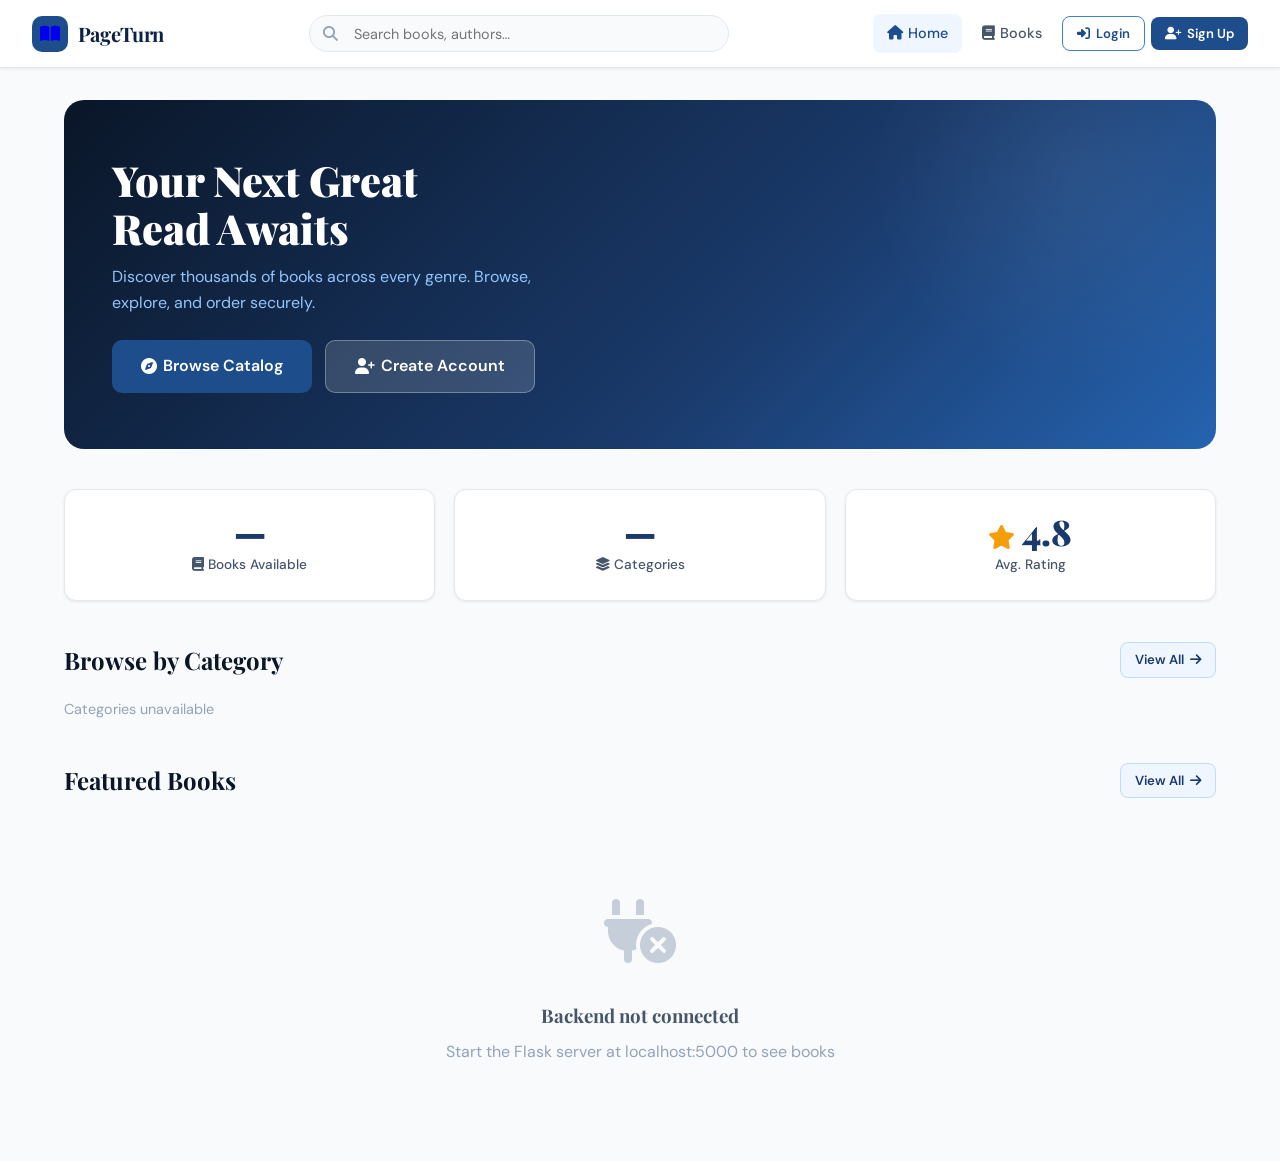
<file: bookstore/index.html>
<!DOCTYPE html>
<html lang="en">
<head>
  <meta charset="UTF-8">
  <meta name="viewport" content="width=device-width, initial-scale=1.0">
  <title>PageTurn — Online Bookstore</title>
  <link rel="stylesheet" href="https://cdnjs.cloudflare.com/ajax/libs/font-awesome/6.5.0/css/all.min.css">
  <link rel="stylesheet" href="style.css">
  <style>
    .categories-row {
      display: flex; gap: 0.8rem; flex-wrap: wrap; margin-bottom: 2.5rem;
    }
    .cat-chip {
      display: flex; align-items: center; gap: 0.4rem;
      padding: 0.5rem 1.1rem;
      background: var(--white);
      border: 1.5px solid var(--gray-200);
      border-radius: 50px;
      font-size: 0.88rem;
      font-weight: 600;
      color: var(--gray-600);
      cursor: pointer;
      text-decoration: none;
      transition: var(--transition);
    }
    .cat-chip:hover { background: var(--blue-600); border-color: var(--blue-600); color: white; }

    .stats-row {
      display: grid;
      grid-template-columns: repeat(3, 1fr);
      gap: 1.2rem;
      margin-bottom: 2.5rem;
    }
    .stat-card {
      background: var(--white);
      border-radius: var(--radius);
      padding: 1.5rem 1.3rem;
      text-align: center;
      border: 1px solid var(--gray-200);
      box-shadow: var(--shadow-sm);
    }
    .stat-num {
      font-family: 'Playfair Display', serif;
      font-size: 2.2rem;
      font-weight: 900;
      color: var(--blue-700);
      line-height: 1;
      margin-bottom: 0.3rem;
    }
    .stat-label { font-size: 0.85rem; color: var(--gray-600); font-weight: 500; }
  </style>
</head>
<body>
  <script src="api.js"></script>
  <script>renderNav('home');</script>

  <div class="page">
    <!-- Hero -->
    <div class="hero">
      <div class="hero-text">
        <h1>Your Next Great<br>Read Awaits</h1>
        <p>Discover thousands of books across every genre. Browse, explore, and order securely.</p>
        <div style="display:flex;gap:0.8rem;flex-wrap:wrap">
          <a href="catalog.html" class="btn btn-primary btn-lg"><i class="fa-solid fa-compass"></i> Browse Catalog</a>
          <a href="register.html" class="btn" style="background:rgba(255,255,255,0.15);color:white;border:1.5px solid rgba(255,255,255,0.3);padding:0.8rem 1.8rem;border-radius:10px;font-size:1rem;font-weight:600"><i class="fa-solid fa-user-plus"></i> Create Account</a>
        </div>
      </div>
      <div class="hero-icon"><i class="fa-solid fa-books" style="font-size:7rem"></i></div>
    </div>

    <!-- Stats -->
    <div class="stats-row" id="stats-row">
      <div class="stat-card"><div class="stat-num" id="stat-books">—</div><div class="stat-label"><i class="fa-solid fa-book"></i> Books Available</div></div>
      <div class="stat-card"><div class="stat-num" id="stat-cats">—</div><div class="stat-label"><i class="fa-solid fa-layer-group"></i> Categories</div></div>
      <div class="stat-card"><div class="stat-num"><i class="fa-solid fa-star" style="color:var(--accent);font-size:1.5rem"></i> 4.8</div><div class="stat-label">Avg. Rating</div></div>
    </div>

    <!-- Categories -->
    <div class="section-header">
      <h2>Browse by Category</h2>
      <a href="catalog.html" class="btn btn-secondary btn-sm">View All <i class="fa-solid fa-arrow-right"></i></a>
    </div>
    <div class="categories-row" id="categories-row">
      <div class="spinner" style="margin:1rem auto;width:28px;height:28px;border-width:2px"></div>
    </div>

    <!-- Featured Books -->
    <div class="section-header">
      <h2>Featured Books</h2>
      <a href="catalog.html" class="btn btn-secondary btn-sm">View All <i class="fa-solid fa-arrow-right"></i></a>
    </div>
    <div id="featured-books" class="books-grid">
      <div class="spinner"></div>
    </div>
  </div>

  <script>
    async function loadHome() {
      try {
        const catData = await apiFetch('/categories');
        const categories = catData.categories || catData;
        document.getElementById('stat-cats').textContent = categories.length;

        const catRow = document.getElementById('categories-row');
        catRow.innerHTML = categories.map(c => `
          <a class="cat-chip" href="catalog.html?category=${encodeURIComponent(c.name || c)}">
            ${categoryIconHtml(c.name || c)} ${c.name || c}
          </a>
        `).join('');
      } catch {
        document.getElementById('categories-row').innerHTML = '<span style="color:var(--gray-400);font-size:0.9rem">Categories unavailable</span>';
      }

      try {
        const bookData = await apiFetch('/books?limit=8');
        const books = bookData.books || bookData;
        document.getElementById('stat-books').textContent = bookData.total || books.length;

        const grid = document.getElementById('featured-books');
        if (!books.length) {
          grid.innerHTML = `<div class="empty-state"><div class="empty-icon"><i class="fa-solid fa-inbox"></i></div><h3>No books yet</h3><p>Check back soon!</p></div>`;
          return;
        }
        grid.innerHTML = books.map((b, idx) => `
          <div class="book-card" onclick="window.location.href='book.html?id=${b.id}'">
            <div class="book-cover" style="background:${bookCoverColors(b.id)}">
              ${b.cover_url ? `<img src="${b.cover_url}" alt="${b.title}" loading="lazy">` : `<span style="font-size:3rem"><i class="fa-solid ${categoryIcon(b.category)}"></i></span>`}
              ${idx < 3 ? '<span class="book-badge">Featured</span>' : ''}
            </div>
            <div class="book-info">
              <div class="book-category">${b.category || 'General'}</div>
              <div class="book-title">${b.title}</div>
              <div class="book-author">${b.author}</div>
              <div class="book-footer">
                <span class="book-price">${formatPrice(b.price)}</span>
                <span class="book-rating"><i class="fa-solid fa-star"></i> ${b.rating || '4.5'}</span>
              </div>
            </div>
          </div>
        `).join('');
      } catch {
        document.getElementById('featured-books').innerHTML = `
          <div class="empty-state" style="grid-column:1/-1">
            <div class="empty-icon"><i class="fa-solid fa-plug-circle-xmark"></i></div>
            <h3>Backend not connected</h3>
            <p>Start the Flask server at localhost:5000 to see books</p>
          </div>`;
      }
    }
    loadHome();
  </script>
</body>
</html>
</file>
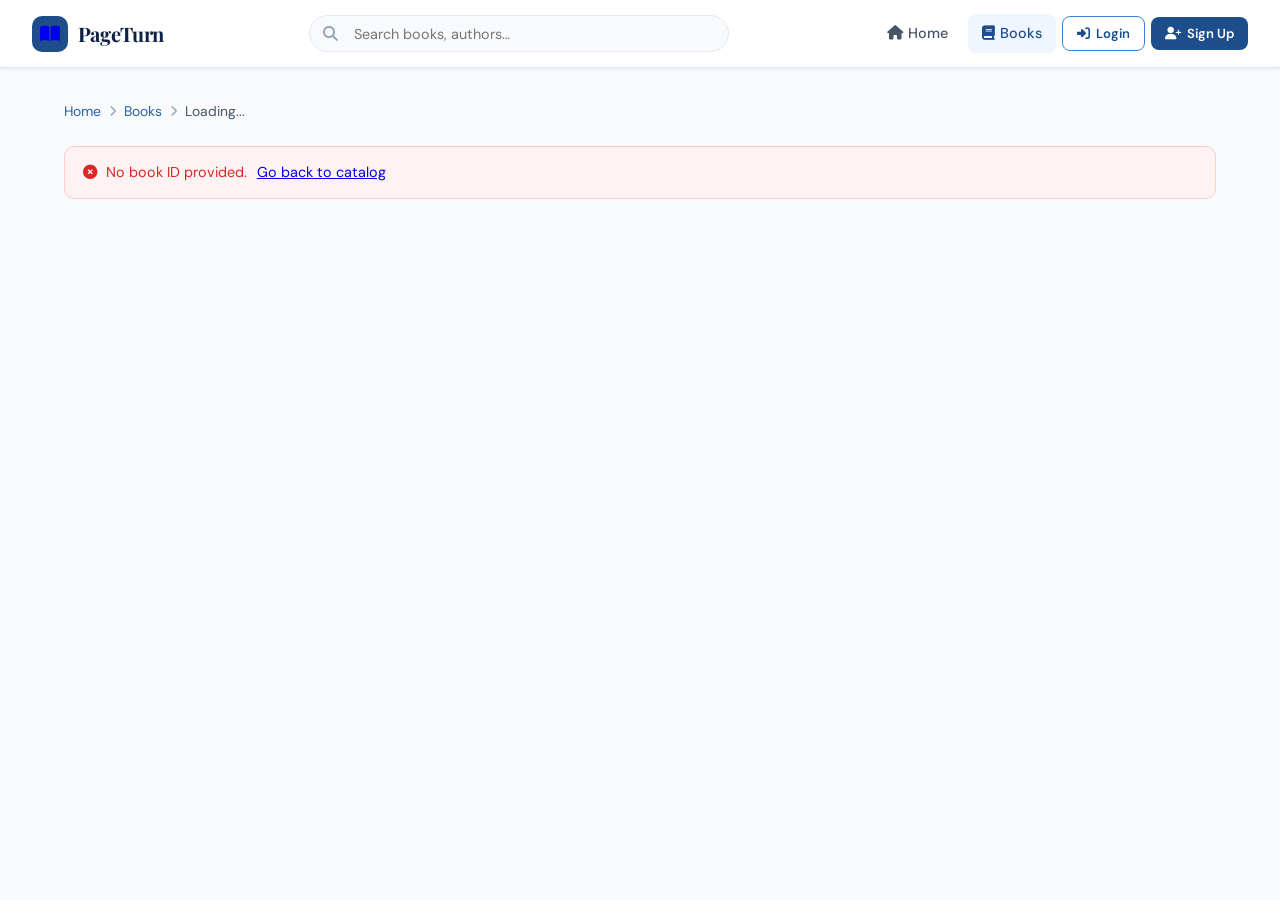
<file: bookstore/book.html>
<!DOCTYPE html>
<html lang="en">
<head>
  <meta charset="UTF-8">
  <meta name="viewport" content="width=device-width, initial-scale=1.0">
  <title>Book Detail — PageTurn</title>
  <link rel="stylesheet" href="https://cdnjs.cloudflare.com/ajax/libs/font-awesome/6.5.0/css/all.min.css">
  <link rel="stylesheet" href="style.css">
</head>
<body>
  <script src="api.js"></script>
  <script>renderNav('catalog');</script>

  <div class="page">
    <div class="breadcrumb">
      <a href="index.html">Home</a> <i class="fa-solid fa-chevron-right" style="font-size:0.7rem"></i> <a href="catalog.html">Books</a> <i class="fa-solid fa-chevron-right" style="font-size:0.7rem"></i> <span id="bc-title">Loading...</span>
    </div>

    <div id="content">
      <div class="spinner"></div>
    </div>
  </div>

  <script>
    const bookId = new URLSearchParams(window.location.search).get('id');

    async function loadBook() {
      if (!bookId) {
        document.getElementById('content').innerHTML = `<div class="alert alert-error"><i class="fa-solid fa-circle-xmark"></i> No book ID provided. <a href="catalog.html">Go back to catalog</a></div>`;
        return;
      }

      try {
        const b = await apiFetch(`/books/${bookId}`);
        document.title = `${b.title} — PageTurn`;
        document.getElementById('bc-title').textContent = b.title;

        document.getElementById('content').innerHTML = `
          <div class="book-detail">
            <div>
              <div class="book-detail-cover" style="background:${bookCoverColors(b.id)}">
                ${b.cover_url ? `<img src="${b.cover_url}" alt="${b.title}" style="width:100%;height:100%;object-fit:cover;border-radius:var(--radius)">` : `<span><i class="fa-solid ${categoryIcon(b.category)}" style="font-size:5rem"></i></span>`}
              </div>
            </div>

            <div class="book-detail-info">
              <div class="book-category" style="font-size:0.85rem;margin-bottom:0.5rem">${b.category || 'General'}</div>
              <h1>${b.title}</h1>
              <div class="book-detail-author">by <strong>${b.author}</strong></div>

              <div class="book-detail-meta">
                ${b.rating   ? `<span class="meta-chip"><i class="fa-solid fa-star" style="color:var(--accent)"></i> ${b.rating} Rating</span>` : ''}
                ${b.pages    ? `<span class="meta-chip"><i class="fa-solid fa-file-lines"></i> ${b.pages} pages</span>` : ''}
                ${b.isbn     ? `<span class="meta-chip"><i class="fa-solid fa-barcode"></i> ISBN: ${b.isbn}</span>` : ''}
                ${b.stock !== undefined ? `<span class="meta-chip ${b.stock > 0 ? '' : 'style="background:#fef2f2;color:#dc2626"'}">${b.stock > 0 ? `<i class="fa-solid fa-circle-check" style="color:var(--success)"></i> In Stock (${b.stock})` : '<i class="fa-solid fa-circle-xmark" style="color:var(--danger)"></i> Out of Stock'}</span>` : ''}
              </div>

              <p class="book-detail-description">${b.description || 'No description available for this book.'}</p>

              <div class="book-detail-price">${formatPrice(b.price)}</div>

              <div class="book-detail-actions">
                <button class="btn btn-primary btn-lg" id="add-cart-btn" onclick="addToCart(${b.id})" ${b.stock === 0 ? 'disabled' : ''}>
                  <i class="fa-solid fa-cart-plus"></i> Add to Cart
                </button>
                <a href="cart.html" class="btn btn-secondary btn-lg"><i class="fa-solid fa-cart-shopping"></i> View Cart</a>
              </div>

              <div id="cart-alert" style="margin-top:1rem"></div>
            </div>
          </div>
        `;
      } catch (err) {
        document.getElementById('content').innerHTML = `
          <div class="alert alert-error"><i class="fa-solid fa-circle-xmark"></i> ${err.message}. <a href="catalog.html">Back to catalog</a></div>`;
      }
    }

    async function addToCart(id) {
      if (!requireAuth()) return;

      const btn = document.getElementById('add-cart-btn');
      btn.disabled = true;
      btn.innerHTML = '<i class="fa-solid fa-spinner fa-spin"></i> Adding...';

      try {
        await apiFetch('/cart/items', {
          method: 'POST',
          body: JSON.stringify({ book_id: id, quantity: 1 }),
        });
        showToast('Added to cart!', 'success');
        btn.innerHTML = '<i class="fa-solid fa-circle-check"></i> Added!';
        btn.style.background = 'var(--success)';
        await updateCartBadge();
        setTimeout(() => {
          btn.disabled = false;
          btn.innerHTML = '<i class="fa-solid fa-cart-plus"></i> Add to Cart';
          btn.style.background = '';
        }, 2000);
      } catch (err) {
        showToast(err.message, 'error');
        btn.disabled = false;
        btn.innerHTML = '<i class="fa-solid fa-cart-plus"></i> Add to Cart';
      }
    }

    loadBook();
  </script>
</body>
</html>
</file>
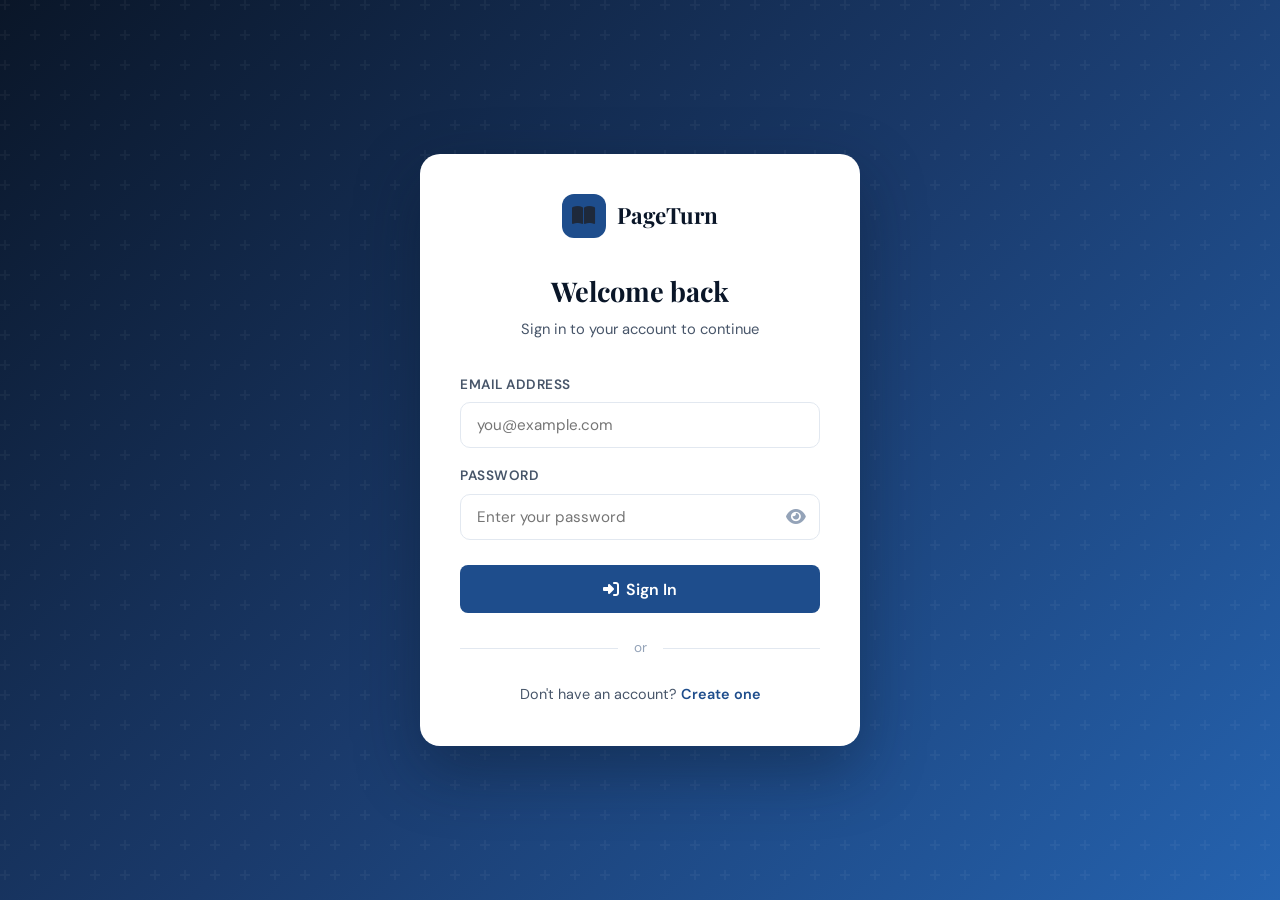
<file: bookstore/cart.html>
<!DOCTYPE html>
<html lang="en">
<head>
  <meta charset="UTF-8">
  <meta name="viewport" content="width=device-width, initial-scale=1.0">
  <title>Shopping Cart — PageTurn</title>
  <link rel="stylesheet" href="https://cdnjs.cloudflare.com/ajax/libs/font-awesome/6.5.0/css/all.min.css">
  <link rel="stylesheet" href="style.css">
</head>
<body>
  <script src="api.js"></script>
  <script>renderNav('cart');</script>

  <div class="page">
    <div class="page-header">
      <h1><i class="fa-solid fa-cart-shopping"></i> Shopping Cart</h1>
      <p>Review your items before checkout</p>
    </div>

    <div id="cart-content">
      <div class="spinner"></div>
    </div>
  </div>

  <script>
    if (!requireAuth()) { /* redirect handled */ }

    let cartItems = [];

    async function loadCart() {
      const el = document.getElementById('cart-content');
      el.innerHTML = '<div class="spinner"></div>';

      try {
        const data = await apiFetch('/cart');
        cartItems = data.items || [];
        renderCart();
      } catch (err) {
        el.innerHTML = `<div class="alert alert-error"><i class="fa-solid fa-circle-xmark"></i> ${err.message}</div>`;
      }
    }

    function renderCart() {
      const el = document.getElementById('cart-content');

      if (!cartItems.length) {
        el.innerHTML = `
          <div class="empty-state">
            <div class="empty-icon"><i class="fa-solid fa-cart-shopping"></i></div>
            <h3>Your cart is empty</h3>
            <p>Browse our collection and add some books!</p>
            <a href="catalog.html" class="btn btn-primary" style="margin-top:1.2rem"><i class="fa-solid fa-book"></i> Browse Books</a>
          </div>`;
        return;
      }

      const subtotal = cartItems.reduce((s, i) => s + parseFloat(i.price || 0) * (i.quantity || 1), 0);
      const shipping = subtotal > 0 ? (subtotal >= 30 ? 0 : 4.99) : 0;
      const total    = subtotal + shipping;

      el.innerHTML = `
        <div class="cart-layout">
          <div id="cart-items">
            ${cartItems.map(item => {
              const price  = parseFloat(item.price || 0);
              const qty    = item.quantity || 1;
              const itemId = item.id || item.cart_item_id;
              const bookId = item.book_id;
              return `
                <div class="cart-item" id="item-${itemId}">
                  <div class="cart-item-cover" style="background:${bookCoverColors(bookId)}">
                    <i class="fa-solid ${categoryIcon(item.category)}"></i>
                  </div>
                  <div class="cart-item-info">
                    <div class="cart-item-title">${item.title || 'Book'}</div>
                    <div class="cart-item-author">${item.author || ''}</div>
                    <div class="cart-item-price">${formatPrice(price * qty)}</div>
                    <div style="font-size:0.8rem;color:var(--gray-400);">${formatPrice(price)} each</div>
                  </div>
                  <div style="display:flex;flex-direction:column;align-items:flex-end;gap:0.8rem">
                    <div class="cart-item-qty">
                      <button class="qty-btn" onclick="changeQty(${itemId}, ${qty - 1})" ${qty<=1?'disabled':''}>-</button>
                      <span class="qty-num">${qty}</span>
                      <button class="qty-btn" onclick="changeQty(${itemId}, ${qty + 1})">+</button>
                    </div>
                    <button class="btn btn-sm" style="background:none;color:var(--danger);padding:0.2rem 0.5rem;font-size:0.82rem" onclick="removeItem(${itemId})">
                      <i class="fa-solid fa-trash"></i> Remove
                    </button>
                  </div>
                </div>
              `;
            }).join('')}
          </div>

          <div>
            <div class="cart-summary">
              <div class="summary-title">Order Summary</div>

              ${cartItems.map(item => {
                const price = parseFloat(item.price || 0);
                const qty   = item.quantity || 1;
                return `
                  <div class="summary-row">
                    <span>${(item.title||'').substring(0,22)}${(item.title||'').length>22?'...':''} x${qty}</span>
                    <span class="val">${formatPrice(price * qty)}</span>
                  </div>
                `;
              }).join('')}

              <div class="summary-row">
                <span>Subtotal</span>
                <span class="val">${formatPrice(subtotal)}</span>
              </div>
              <div class="summary-row">
                <span>Shipping</span>
                <span class="val">${shipping === 0 ? '<span style="color:var(--success)">FREE</span>' : formatPrice(shipping)}</span>
              </div>
              ${shipping > 0 ? `<div style="font-size:0.78rem;color:var(--gray-400);margin-top:-0.4rem;margin-bottom:0.4rem">Free shipping on orders over $30</div>` : ''}
              <div class="summary-row total">
                <span>Total</span>
                <span class="val">${formatPrice(total)}</span>
              </div>

              <button class="btn btn-primary" style="width:100%;justify-content:center;margin-top:1.2rem;padding:0.85rem" onclick="proceedCheckout()">
                Proceed to Checkout <i class="fa-solid fa-arrow-right"></i>
              </button>
              <a href="catalog.html" class="btn btn-secondary" style="width:100%;justify-content:center;margin-top:0.6rem">
                <i class="fa-solid fa-arrow-left"></i> Continue Shopping
              </a>
            </div>
          </div>
        </div>
      `;
    }

    async function changeQty(itemId, newQty) {
      if (newQty < 1) { removeItem(itemId); return; }
      try {
        await apiFetch(`/cart/items/${itemId}`, {
          method: 'PUT',
          body: JSON.stringify({ quantity: newQty }),
        });
        const item = cartItems.find(i => (i.id || i.cart_item_id) === itemId);
        if (item) item.quantity = newQty;
        renderCart();
        updateCartBadge();
      } catch (err) {
        showToast(err.message, 'error');
      }
    }

    async function removeItem(itemId) {
      const el = document.getElementById(`item-${itemId}`);
      if (el) { el.style.opacity = '0.4'; el.style.pointerEvents = 'none'; }
      try {
        await apiFetch(`/cart/items/${itemId}`, { method: 'DELETE' });
        cartItems = cartItems.filter(i => (i.id || i.cart_item_id) !== itemId);
        renderCart();
        showToast('Item removed from cart', 'info');
        updateCartBadge();
      } catch (err) {
        showToast(err.message, 'error');
        if (el) { el.style.opacity = '1'; el.style.pointerEvents = ''; }
      }
    }

    function proceedCheckout() {
      if (!cartItems.length) { showToast('Your cart is empty', 'error'); return; }
      window.location.href = 'checkout.html';
    }

    loadCart();
  </script>
</body>
</html>
</file>
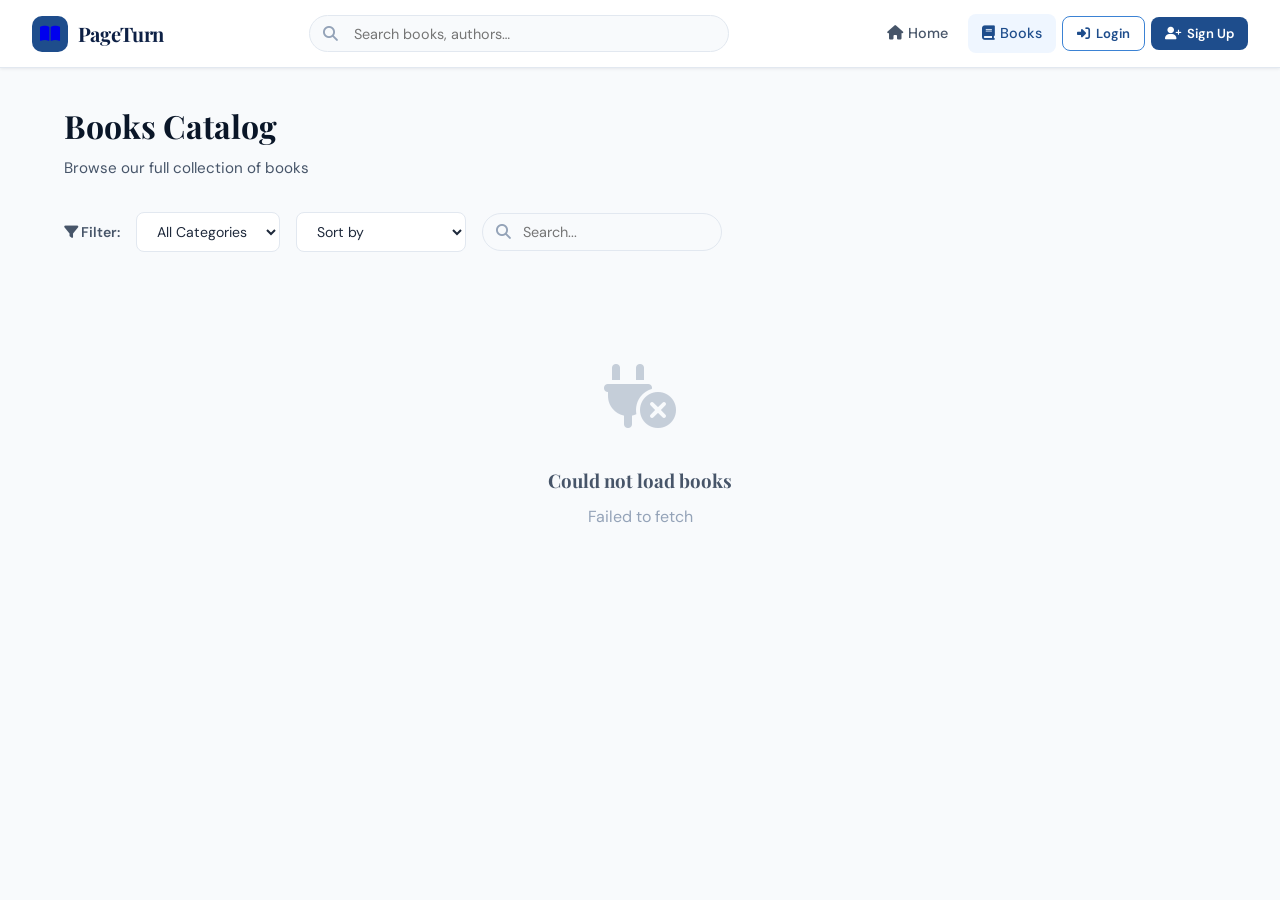
<file: bookstore/catalog.html>
<!DOCTYPE html>
<html lang="en">
<head>
  <meta charset="UTF-8">
  <meta name="viewport" content="width=device-width, initial-scale=1.0">
  <title>Books Catalog — PageTurn</title>
  <link rel="stylesheet" href="https://cdnjs.cloudflare.com/ajax/libs/font-awesome/6.5.0/css/all.min.css">
  <link rel="stylesheet" href="style.css">
  <style>
    .pagination { display:flex; gap:0.4rem; justify-content:center; margin-top:2.5rem; flex-wrap:wrap; }
    .page-btn {
      width:38px;height:38px;
      border-radius:8px;
      border:1.5px solid var(--gray-200);
      background:var(--white);
      font-family:'DM Sans',sans-serif;
      font-size:0.88rem;
      font-weight:600;
      cursor:pointer;
      transition:var(--transition);
      color:var(--gray-600);
      display:flex;align-items:center;justify-content:center;
    }
    .page-btn:hover { border-color:var(--blue-400); color:var(--blue-600); background:var(--blue-50); }
    .page-btn.active { background:var(--blue-600); border-color:var(--blue-600); color:white; }
    .page-btn:disabled { opacity:0.4; cursor:not-allowed; }
  </style>
</head>
<body>
  <script src="api.js"></script>
  <script>renderNav('catalog');</script>

  <div class="page">
    <div class="page-header">
      <h1>Books Catalog</h1>
      <p>Browse our full collection of books</p>
    </div>

    <div class="filter-bar">
      <span class="filter-label"><i class="fa-solid fa-filter"></i> Filter:</span>
      <select class="filter-select" id="cat-filter">
        <option value="">All Categories</option>
      </select>
      <select class="filter-select" id="sort-filter">
        <option value="">Sort by</option>
        <option value="price_asc">Price: Low to High</option>
        <option value="price_desc">Price: High to Low</option>
        <option value="title">Title A-Z</option>
        <option value="rating">Top Rated</option>
      </select>
      <div class="nav-search" style="max-width:240px">
        <span class="search-icon"><i class="fa-solid fa-magnifying-glass"></i></span>
        <input type="text" id="search-input" placeholder="Search..." style="padding-left:2.5rem">
      </div>
      <span class="results-count" id="results-count"></span>
    </div>

    <div id="books-grid" class="books-grid">
      <div class="spinner" style="grid-column:1/-1"></div>
    </div>

    <div class="pagination" id="pagination"></div>
  </div>

  <script>
    let currentPage = 1;
    const LIMIT = 12;

    const params = new URLSearchParams(window.location.search);
    let searchVal    = params.get('search') || '';
    let categoryVal  = params.get('category') || '';

    async function loadCategories() {
      try {
        const data = await apiFetch('/categories');
        const cats = data.categories || data;
        const sel  = document.getElementById('cat-filter');
        cats.forEach(c => {
          const opt = document.createElement('option');
          opt.value   = c.name || c;
          opt.textContent = c.name || c;
          if (opt.value === categoryVal) opt.selected = true;
          sel.appendChild(opt);
        });
      } catch {}
    }

    async function loadBooks(page = 1) {
      currentPage = page;
      const grid  = document.getElementById('books-grid');
      grid.innerHTML = '<div class="spinner" style="grid-column:1/-1"></div>';

      const search   = document.getElementById('search-input').value.trim() || searchVal;
      const category = document.getElementById('cat-filter').value;
      const sort     = document.getElementById('sort-filter').value;

      const qs = new URLSearchParams({ page, limit: LIMIT });
      if (search)   qs.set('search',   search);
      if (category) qs.set('category', category);
      if (sort)     qs.set('sort',     sort);

      try {
        const data  = await apiFetch(`/books?${qs}`);
        const books = data.books || data;
        const total = data.total || books.length;

        document.getElementById('results-count').textContent = `${total} book${total !== 1 ? 's' : ''}`;

        if (!books.length) {
          grid.innerHTML = `<div class="empty-state" style="grid-column:1/-1"><div class="empty-icon"><i class="fa-solid fa-magnifying-glass"></i></div><h3>No books found</h3><p>Try a different search or category</p></div>`;
          document.getElementById('pagination').innerHTML = '';
          return;
        }

        grid.innerHTML = books.map(b => `
          <div class="book-card" onclick="window.location.href='book.html?id=${b.id}'">
            <div class="book-cover" style="background:${bookCoverColors(b.id)}">
              ${b.cover_url ? `<img src="${b.cover_url}" alt="${b.title}" loading="lazy">` : `<span style="font-size:3rem"><i class="fa-solid ${categoryIcon(b.category)}"></i></span>`}
            </div>
            <div class="book-info">
              <div class="book-category">${b.category || 'General'}</div>
              <div class="book-title">${b.title}</div>
              <div class="book-author">${b.author}</div>
              <div class="book-footer">
                <span class="book-price">${formatPrice(b.price)}</span>
                <span class="book-rating"><i class="fa-solid fa-star"></i> ${b.rating || '4.5'}</span>
              </div>
            </div>
          </div>
        `).join('');

        const totalPages = Math.ceil(total / LIMIT);
        const pag = document.getElementById('pagination');
        if (totalPages <= 1) { pag.innerHTML = ''; return; }

        let html = `<button class="page-btn" onclick="loadBooks(${page-1})" ${page<=1?'disabled':''}><i class="fa-solid fa-chevron-left"></i></button>`;
        for (let p = 1; p <= totalPages; p++) {
          if (p === 1 || p === totalPages || Math.abs(p - page) <= 2)
            html += `<button class="page-btn ${p===page?'active':''}" onclick="loadBooks(${p})">${p}</button>`;
          else if (Math.abs(p - page) === 3)
            html += `<span style="align-self:center;color:var(--gray-400)">...</span>`;
        }
        html += `<button class="page-btn" onclick="loadBooks(${page+1})" ${page>=totalPages?'disabled':''}><i class="fa-solid fa-chevron-right"></i></button>`;
        pag.innerHTML = html;
      } catch (err) {
        grid.innerHTML = `<div class="empty-state" style="grid-column:1/-1"><div class="empty-icon"><i class="fa-solid fa-plug-circle-xmark"></i></div><h3>Could not load books</h3><p>${err.message}</p></div>`;
      }
    }

    document.addEventListener('DOMContentLoaded', () => {
      if (searchVal) document.getElementById('search-input').value = searchVal;
    });

    let searchTimer;
    document.addEventListener('DOMContentLoaded', () => {
      document.getElementById('search-input').addEventListener('input', () => {
        clearTimeout(searchTimer);
        searchTimer = setTimeout(() => loadBooks(1), 400);
      });
      document.getElementById('cat-filter').addEventListener('change', () => loadBooks(1));
      document.getElementById('sort-filter').addEventListener('change', () => loadBooks(1));
    });

    loadCategories();
    loadBooks(1);
  </script>
</body>
</html>
</file>
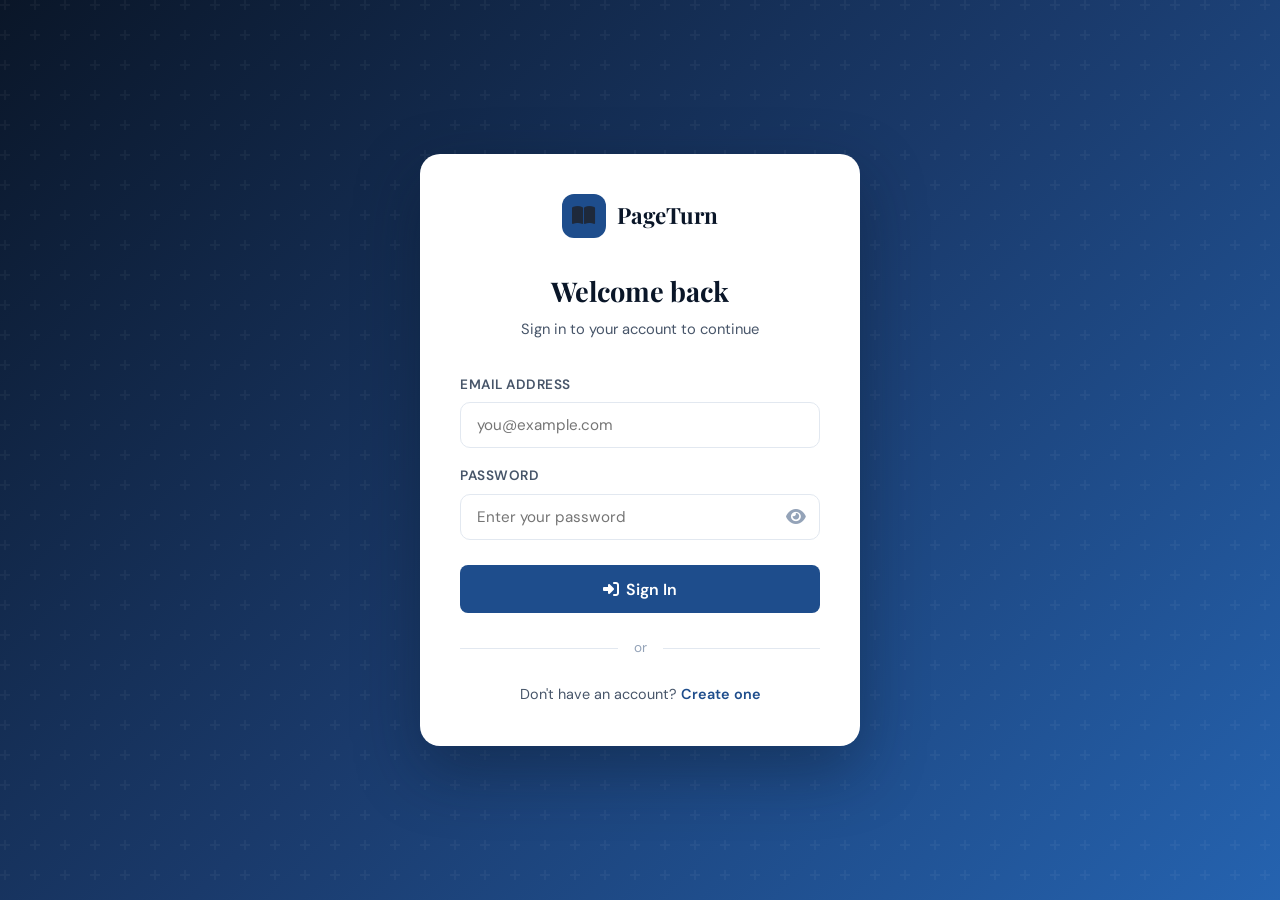
<file: bookstore/checkout.html>
<!DOCTYPE html>
<html lang="en">
<head>
  <meta charset="UTF-8">
  <meta name="viewport" content="width=device-width, initial-scale=1.0">
  <title>Checkout — PageTurn</title>
  <link rel="stylesheet" href="https://cdnjs.cloudflare.com/ajax/libs/font-awesome/6.5.0/css/all.min.css">
  <link rel="stylesheet" href="style.css">
  <style>
    .checkout-layout { display:grid; grid-template-columns:1fr 360px; gap:2rem; }
    .checkout-card {
      background:var(--white);
      border-radius:var(--radius-lg);
      padding:2rem;
      border:1px solid var(--gray-200);
      box-shadow:var(--shadow-sm);
      margin-bottom:1.5rem;
    }
    .checkout-card h2 {
      font-family:'Playfair Display',serif;
      font-size:1.2rem;
      font-weight:700;
      color:var(--blue-900);
      margin-bottom:1.3rem;
      padding-bottom:0.8rem;
      border-bottom:1px solid var(--gray-200);
    }
    .form-row { display:grid; grid-template-columns:1fr 1fr; gap:1rem; }
    .step-badge {
      display:inline-flex; align-items:center; justify-content:center;
      width:28px;height:28px; border-radius:50%;
      background:var(--blue-600); color:white;
      font-size:0.82rem; font-weight:700; margin-right:0.5rem;
    }
    @media(max-width:900px){ .checkout-layout{grid-template-columns:1fr;} .form-row{grid-template-columns:1fr;} }
  </style>
</head>
<body>
  <script src="api.js"></script>
  <script>renderNav('cart');</script>

  <div class="page">
    <div class="breadcrumb">
      <a href="index.html">Home</a> <i class="fa-solid fa-chevron-right" style="font-size:0.7rem"></i> <a href="cart.html">Cart</a> <i class="fa-solid fa-chevron-right" style="font-size:0.7rem"></i> <span>Checkout</span>
    </div>

    <div class="page-header">
      <h1><i class="fa-solid fa-credit-card"></i> Checkout</h1>
    </div>

    <div id="checkout-content">
      <div class="spinner"></div>
    </div>
  </div>

  <script>
    if (!requireAuth()) { /* redirect handled */ }

    let cartItems = [];

    async function loadCheckout() {
      try {
        const data = await apiFetch('/cart');
        cartItems = data.items || [];

        if (!cartItems.length) {
          document.getElementById('checkout-content').innerHTML = `
            <div class="empty-state">
              <div class="empty-icon"><i class="fa-solid fa-cart-shopping"></i></div>
              <h3>Your cart is empty</h3>
              <p>Add some books before checking out</p>
              <a href="catalog.html" class="btn btn-primary" style="margin-top:1.2rem"><i class="fa-solid fa-book"></i> Browse Books</a>
            </div>`;
          return;
        }

        renderCheckout();
      } catch (err) {
        document.getElementById('checkout-content').innerHTML = `<div class="alert alert-error"><i class="fa-solid fa-circle-xmark"></i> ${err.message}</div>`;
      }
    }

    function renderCheckout() {
      const subtotal = cartItems.reduce((s, i) => s + parseFloat(i.price || 0) * (i.quantity || 1), 0);
      const shipping = subtotal >= 30 ? 0 : 4.99;
      const total    = subtotal + shipping;
      const user     = Auth.getUser();

      document.getElementById('checkout-content').innerHTML = `
        <div class="checkout-layout">
          <div>
            <!-- Shipping -->
            <div class="checkout-card">
              <h2><span class="step-badge">1</span> Shipping Information</h2>
              <div id="shipping-error" class="alert alert-error" style="display:none"></div>
              <div class="form-row">
                <div class="form-group">
                  <label class="form-label">First Name</label>
                  <input class="form-control" id="first-name" placeholder="John" value="${(user?.name||'').split(' ')[0]||''}">
                  <span class="form-error" id="fn-err">Required</span>
                </div>
                <div class="form-group">
                  <label class="form-label">Last Name</label>
                  <input class="form-control" id="last-name" placeholder="Smith" value="${(user?.name||'').split(' ').slice(1).join(' ')||''}">
                  <span class="form-error" id="ln-err">Required</span>
                </div>
              </div>
              <div class="form-group">
                <label class="form-label">Address</label>
                <input class="form-control" id="address" placeholder="123 Main Street">
                <span class="form-error" id="addr-err">Required</span>
              </div>
              <div class="form-row">
                <div class="form-group">
                  <label class="form-label">City</label>
                  <input class="form-control" id="city" placeholder="Doha">
                  <span class="form-error" id="city-err">Required</span>
                </div>
                <div class="form-group">
                  <label class="form-label">Country</label>
                  <input class="form-control" id="country" placeholder="Qatar" value="Qatar">
                </div>
              </div>
            </div>

            <!-- Payment note -->
            <div class="checkout-card">
              <h2><span class="step-badge">2</span> Payment</h2>
              <div class="alert alert-info">
                <i class="fa-solid fa-credit-card"></i> Payment processing is handled securely. For this demo, orders are placed directly.
              </div>
              <div class="form-group">
                <label class="form-label">Card Number</label>
                <input class="form-control" placeholder="4242 4242 4242 4242" maxlength="19" oninput="formatCard(this)" id="card-num">
              </div>
              <div class="form-row">
                <div class="form-group">
                  <label class="form-label">Expiry</label>
                  <input class="form-control" placeholder="MM/YY" maxlength="5" oninput="formatExpiry(this)" id="card-exp">
                </div>
                <div class="form-group">
                  <label class="form-label">CVV</label>
                  <input class="form-control" placeholder="123" maxlength="3" type="password" id="card-cvv">
                </div>
              </div>
            </div>
          </div>

          <!-- Order Summary -->
          <div>
            <div class="cart-summary" style="position:sticky;top:88px">
              <div class="summary-title">Your Order</div>
              ${cartItems.map(item => {
                const price = parseFloat(item.price || 0);
                const qty   = item.quantity || 1;
                return `
                  <div style="display:flex;gap:0.7rem;align-items:center;margin-bottom:0.8rem">
                    <div style="width:40px;height:52px;border-radius:6px;background:${bookCoverColors(item.book_id)};display:flex;align-items:center;justify-content:center;font-size:1.2rem;flex-shrink:0;color:white"><i class="fa-solid ${categoryIcon(item.category)}"></i></div>
                    <div style="flex:1;min-width:0">
                      <div style="font-size:0.85rem;font-weight:600;color:var(--blue-900);white-space:nowrap;overflow:hidden;text-overflow:ellipsis">${item.title}</div>
                      <div style="font-size:0.78rem;color:var(--gray-400)">Qty: ${qty}</div>
                    </div>
                    <span style="font-weight:700;font-size:0.9rem;color:var(--blue-700)">${formatPrice(price * qty)}</span>
                  </div>
                `;
              }).join('')}

              <div style="border-top:1px solid var(--gray-200);padding-top:1rem;margin-top:0.5rem">
                <div class="summary-row"><span>Subtotal</span><span class="val">${formatPrice(subtotal)}</span></div>
                <div class="summary-row"><span>Shipping</span><span class="val">${shipping===0?'<span style="color:var(--success)">FREE</span>':formatPrice(shipping)}</span></div>
                <div class="summary-row total"><span>Total</span><span class="val">${formatPrice(total)}</span></div>
              </div>

              <button class="btn btn-primary" style="width:100%;justify-content:center;margin-top:1.2rem;padding:0.9rem;font-size:1rem" id="place-order-btn" onclick="placeOrder()">
                <i class="fa-solid fa-lock"></i> Place Order — ${formatPrice(total)}
              </button>
              <a href="cart.html" class="btn btn-secondary" style="width:100%;justify-content:center;margin-top:0.6rem"><i class="fa-solid fa-arrow-left"></i> Edit Cart</a>
            </div>
          </div>
        </div>
      `;
    }

    function formatCard(el) {
      let v = el.value.replace(/\D/g,'').substring(0,16);
      el.value = v.replace(/(.{4})/g,'$1 ').trim();
    }
    function formatExpiry(el) {
      let v = el.value.replace(/\D/g,'');
      if (v.length >= 2) v = v.substring(0,2)+'/'+v.substring(2,4);
      el.value = v;
    }

    function validateShipping() {
      let valid = true;
      ['first-name','last-name','address','city'].forEach((id, i) => {
        const errIds = ['fn-err','ln-err','addr-err','city-err'];
        const empty = !document.getElementById(id)?.value.trim();
        document.getElementById(errIds[i])?.classList.toggle('show', empty);
        document.getElementById(id)?.classList.toggle('error', empty);
        if (empty) valid = false;
      });
      return valid;
    }

    async function placeOrder() {
      if (!validateShipping()) { showToast('Please fill in all shipping details', 'error'); return; }

      const btn = document.getElementById('place-order-btn');
      btn.disabled = true;
      btn.innerHTML = '<i class="fa-solid fa-spinner fa-spin"></i> Placing order...';

      const address = [
        document.getElementById('first-name').value.trim(),
        document.getElementById('last-name').value.trim(),
        '—',
        document.getElementById('address').value.trim(),
        document.getElementById('city').value.trim(),
        document.getElementById('country').value.trim(),
      ].join(', ');

      try {
        const data = await apiFetch('/orders', {
          method: 'POST',
          body: JSON.stringify({ shipping_address: address }),
        });

        window.location.href = `orders.html?success=1&order_id=${data.order_id || data.id || ''}`;
      } catch (err) {
        showToast(err.message, 'error');
        btn.disabled = false;
        btn.innerHTML = `<i class="fa-solid fa-lock"></i> Place Order`;
      }
    }

    loadCheckout();
  </script>
</body>
</html>
</file>
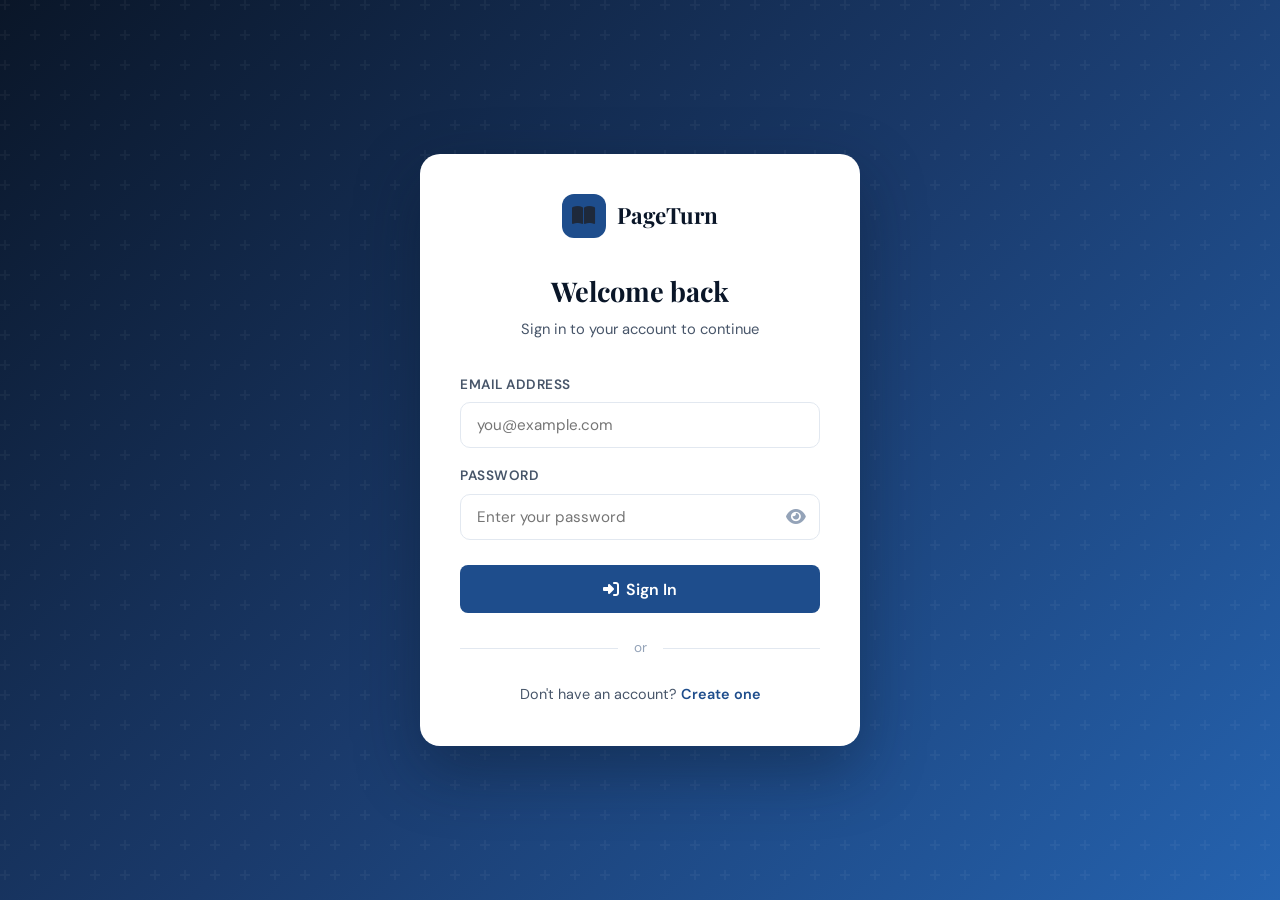
<file: bookstore/login.html>
<!DOCTYPE html>
<html lang="en">
<head>
  <meta charset="UTF-8">
  <meta name="viewport" content="width=device-width, initial-scale=1.0">
  <title>Login — PageTurn</title>
  <link rel="stylesheet" href="https://cdnjs.cloudflare.com/ajax/libs/font-awesome/6.5.0/css/all.min.css">
  <link rel="stylesheet" href="style.css">
</head>
<body>
  <script src="api.js"></script>

  <div id="toast-container"></div>

  <div class="auth-page">
    <div class="auth-card">
      <div class="auth-brand">
        <div class="brand-icon"><i class="fa-solid fa-book-open"></i></div>
        <span class="brand-name">PageTurn</span>
      </div>

      <h1 class="auth-title">Welcome back</h1>
      <p class="auth-subtitle">Sign in to your account to continue</p>

      <div id="login-error" class="alert alert-error" style="display:none"></div>

      <div class="form-group">
        <label class="form-label" for="email">Email Address</label>
        <input class="form-control" type="email" id="email" placeholder="you@example.com" autocomplete="email">
        <span class="form-error" id="email-err">Please enter a valid email</span>
      </div>

      <div class="form-group">
        <label class="form-label" for="password">Password</label>
        <div style="position:relative">
          <input class="form-control" type="password" id="password" placeholder="Enter your password" autocomplete="current-password" style="padding-right:3rem">
          <button type="button" id="toggle-pw" onclick="togglePassword()" style="position:absolute;right:0.9rem;top:50%;transform:translateY(-50%);background:none;border:none;cursor:pointer;font-size:1.1rem;color:var(--gray-400)"><i class="fa-solid fa-eye"></i></button>
        </div>
        <span class="form-error" id="pw-err">Password is required</span>
      </div>

      <button class="btn btn-primary" style="width:100%;justify-content:center;padding:0.85rem;font-size:1rem;margin-top:0.5rem" id="login-btn" onclick="handleLogin()">
        <i class="fa-solid fa-right-to-bracket"></i> Sign In
      </button>

      <div class="divider"><span>or</span></div>

      <div class="auth-footer">
        Don't have an account? <a href="register.html">Create one</a>
      </div>
    </div>
  </div>

  <script>
    if (Auth.isLoggedIn()) window.location.href = 'index.html';

    function togglePassword() {
      const pw = document.getElementById('password');
      const btn = document.getElementById('toggle-pw');
      if (pw.type === 'password') { pw.type = 'text'; btn.innerHTML = '<i class="fa-solid fa-eye-slash"></i>'; }
      else { pw.type = 'password'; btn.innerHTML = '<i class="fa-solid fa-eye"></i>'; }
    }

    function validate() {
      let valid = true;
      const email = document.getElementById('email').value.trim();
      const pw    = document.getElementById('password').value;

      if (!email || !/^[^\s@]+@[^\s@]+\.[^\s@]+$/.test(email)) {
        document.getElementById('email-err').classList.add('show');
        document.getElementById('email').classList.add('error');
        valid = false;
      } else {
        document.getElementById('email-err').classList.remove('show');
        document.getElementById('email').classList.remove('error');
      }

      if (!pw) {
        document.getElementById('pw-err').classList.add('show');
        document.getElementById('password').classList.add('error');
        valid = false;
      } else {
        document.getElementById('pw-err').classList.remove('show');
        document.getElementById('password').classList.remove('error');
      }
      return valid;
    }

    async function handleLogin() {
      if (!validate()) return;

      const btn   = document.getElementById('login-btn');
      const errEl = document.getElementById('login-error');
      errEl.style.display = 'none';
      btn.disabled = true;
      btn.innerHTML = '<i class="fa-solid fa-spinner fa-spin"></i> Signing in...';

      try {
        const data = await apiFetch('/users/login', {
          method: 'POST',
          body: JSON.stringify({
            email:    document.getElementById('email').value.trim(),
            password: document.getElementById('password').value,
          }),
        });

        Auth.setToken(data.token || data.access_token);
        Auth.setUser(data.user || { email: document.getElementById('email').value.trim(), name: data.name });

        showToast('Login successful! Redirecting...', 'success');

        const next = new URLSearchParams(window.location.search).get('next') || 'index.html';
        setTimeout(() => window.location.href = next, 800);
      } catch (err) {
        errEl.innerHTML = `<i class="fa-solid fa-circle-xmark"></i> ${err.message}`;
        errEl.style.display = 'flex';
        btn.disabled = false;
        btn.innerHTML = '<i class="fa-solid fa-right-to-bracket"></i> Sign In';
      }
    }

    document.addEventListener('keydown', e => {
      if (e.key === 'Enter') handleLogin();
    });
  </script>
</body>
</html>
</file>
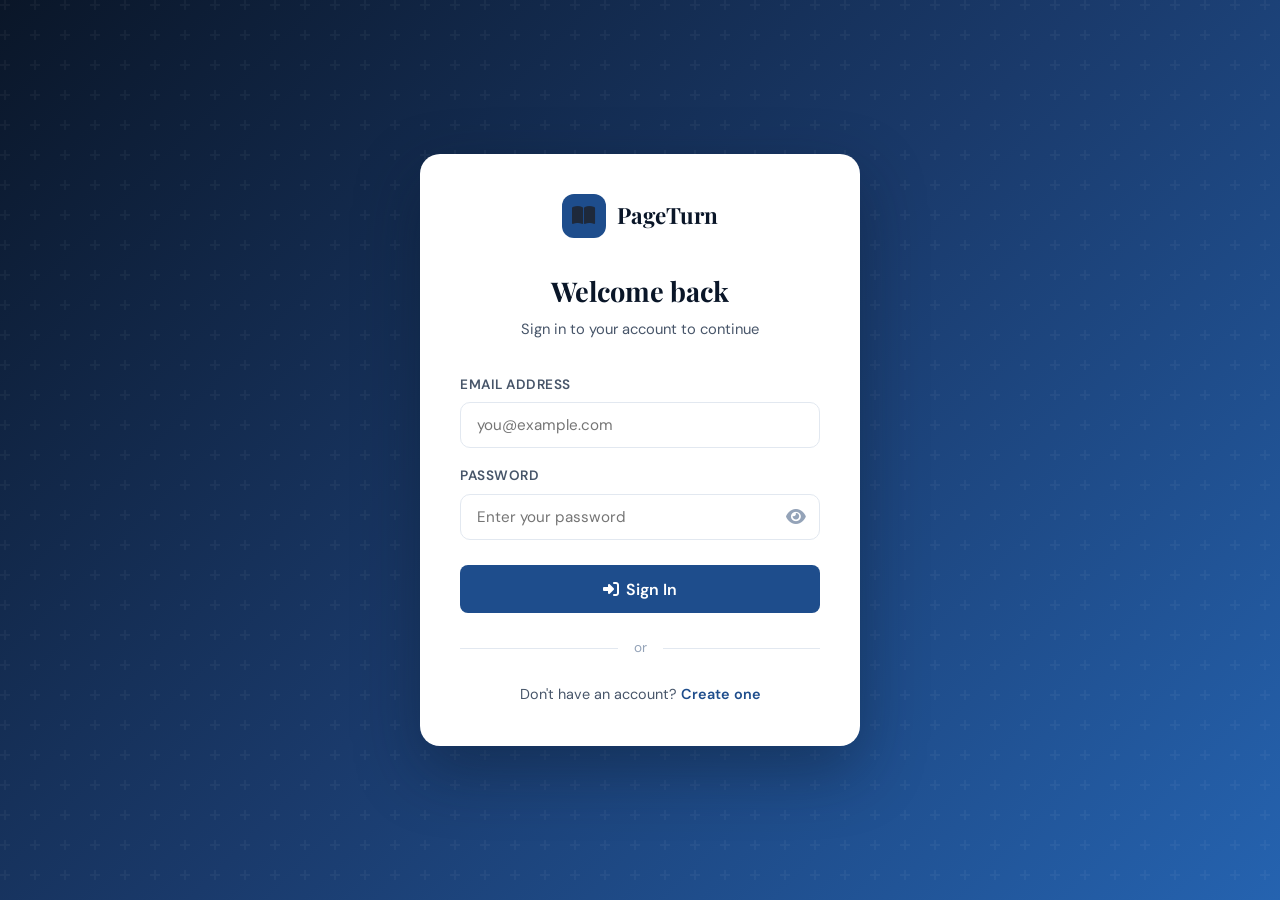
<file: bookstore/orders.html>
<!DOCTYPE html>
<html lang="en">
<head>
  <meta charset="UTF-8">
  <meta name="viewport" content="width=device-width, initial-scale=1.0">
  <title>My Orders — PageTurn</title>
  <link rel="stylesheet" href="https://cdnjs.cloudflare.com/ajax/libs/font-awesome/6.5.0/css/all.min.css">
  <link rel="stylesheet" href="style.css">
</head>
<body>
  <script src="api.js"></script>
  <script>renderNav('orders');</script>

  <div class="page">

    <!-- Success banner (shown after checkout) -->
    <div id="success-banner" style="display:none" class="alert alert-success" style="margin-bottom:1.5rem">
      <i class="fa-solid fa-circle-check"></i> Your order has been placed successfully! Thank you for shopping with PageTurn.
    </div>

    <div class="page-header">
      <h1><i class="fa-solid fa-box"></i> My Orders</h1>
      <p>Track your order history</p>
    </div>

    <div id="orders-content">
      <div class="spinner"></div>
    </div>
  </div>

  <script>
    if (!requireAuth()) { /* redirect handled */ }

    const params = new URLSearchParams(window.location.search);
    if (params.get('success')) {
      const banner = document.getElementById('success-banner');
      banner.style.display = 'flex';
      banner.style.marginBottom = '1.5rem';
      // Clean URL
      window.history.replaceState({}, '', 'orders.html');
    }

    async function loadOrders() {
      const el = document.getElementById('orders-content');
      try {
        const data   = await apiFetch('/orders');
        const orders = data.orders || data;

        if (!orders.length) {
          el.innerHTML = `
            <div class="empty-state">
              <div class="empty-icon"><i class="fa-solid fa-box"></i></div>
              <h3>No orders yet</h3>
              <p>Place your first order to see it here</p>
              <a href="catalog.html" class="btn btn-primary" style="margin-top:1.2rem"><i class="fa-solid fa-book"></i> Browse Books</a>
            </div>`;
          return;
        }

        el.innerHTML = orders.map(order => {
          const items     = order.items || [];
          const statusCls = {
            pending:'status-pending', confirmed:'status-confirmed',
            shipped:'status-shipped', delivered:'status-delivered',
          }[order.status?.toLowerCase()] || 'status-pending';

          return `
            <div class="order-card">
              <div class="order-header">
                <div>
                  <div class="order-id">Order #${order.id}</div>
                  <div style="font-size:0.8rem;color:var(--gray-400);margin-top:0.1rem">${order.created_at ? formatDate(order.created_at) : ''}</div>
                </div>
                <div style="display:flex;align-items:center;gap:1rem">
                  <span style="font-weight:700;color:var(--blue-700)">${formatPrice(order.total || order.total_price || 0)}</span>
                  <span class="order-status ${statusCls}">${order.status || 'Pending'}</span>
                </div>
              </div>

              <div class="order-body">
                ${order.shipping_address ? `
                  <div style="font-size:0.83rem;color:var(--gray-500);margin-bottom:0.8rem">
                    <i class="fa-solid fa-location-dot"></i> ${order.shipping_address}
                  </div>` : ''}

                ${items.length ? `
                  <div style="display:flex;flex-wrap:wrap;gap:0.6rem">
                    ${items.map(item => {
                      const price  = parseFloat(item.price || 0);
                      const qty    = item.quantity || 1;
                      return `
                        <div style="display:flex;align-items:center;gap:0.6rem;background:var(--gray-50);border:1px solid var(--gray-200);border-radius:8px;padding:0.5rem 0.8rem;">
                          <span style="font-size:1.2rem;color:var(--blue-600)"><i class="fa-solid ${categoryIcon(item.category)}"></i></span>
                          <div>
                            <div style="font-size:0.85rem;font-weight:600;color:var(--blue-900)">${item.title || 'Book'}</div>
                            <div style="font-size:0.77rem;color:var(--gray-500)">Qty: ${qty} · ${formatPrice(price * qty)}</div>
                          </div>
                        </div>
                      `;
                    }).join('')}
                  </div>
                ` : `<p style="font-size:0.88rem;color:var(--gray-400)">No item details available</p>`}
              </div>
            </div>
          `;
        }).join('');
      } catch (err) {
        el.innerHTML = `<div class="alert alert-error"><i class="fa-solid fa-circle-xmark"></i> ${err.message}</div>`;
      }
    }

    loadOrders();
  </script>
</body>
</html>
</file>
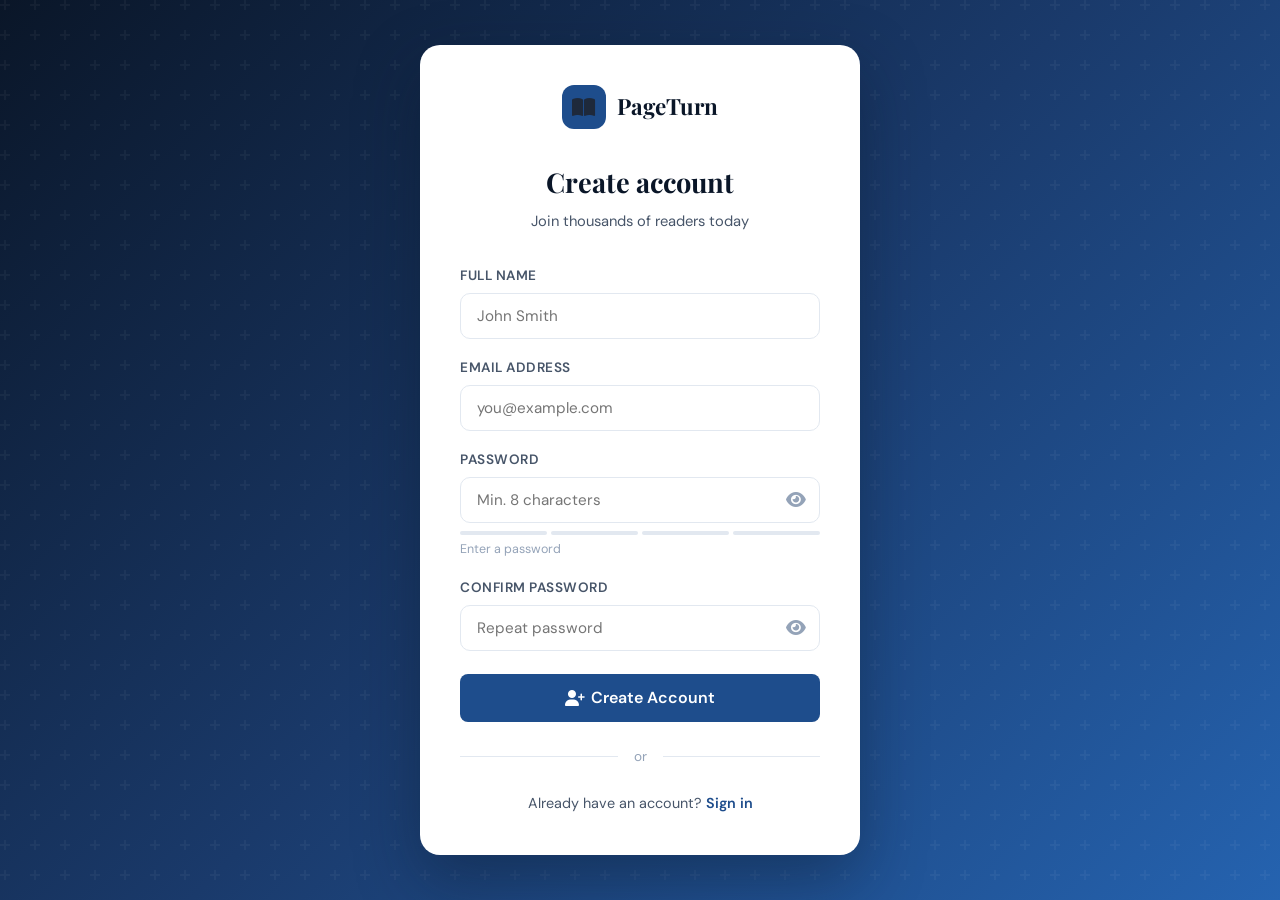
<file: bookstore/register.html>
<!DOCTYPE html>
<html lang="en">
<head>
  <meta charset="UTF-8">
  <meta name="viewport" content="width=device-width, initial-scale=1.0">
  <title>Create Account — PageTurn</title>
  <link rel="stylesheet" href="https://cdnjs.cloudflare.com/ajax/libs/font-awesome/6.5.0/css/all.min.css">
  <link rel="stylesheet" href="style.css">
  <style>
    .strength-bar { display:flex; gap:4px; margin-top:0.5rem; }
    .strength-seg {
      height:4px; flex:1; border-radius:2px;
      background:var(--gray-200); transition:background 0.3s;
    }
    .strength-seg.weak   { background:#ef4444; }
    .strength-seg.medium { background:var(--accent); }
    .strength-seg.strong { background:var(--success); }
    .strength-label { font-size:0.78rem; margin-top:0.3rem; color:var(--gray-400); }
  </style>
</head>
<body>
  <script src="api.js"></script>
  <div id="toast-container"></div>

  <div class="auth-page">
    <div class="auth-card">
      <div class="auth-brand">
        <div class="brand-icon"><i class="fa-solid fa-book-open"></i></div>
        <span class="brand-name">PageTurn</span>
      </div>

      <h1 class="auth-title">Create account</h1>
      <p class="auth-subtitle">Join thousands of readers today</p>

      <div id="reg-error" class="alert alert-error" style="display:none"></div>

      <div class="form-group">
        <label class="form-label" for="name">Full Name</label>
        <input class="form-control" type="text" id="name" placeholder="John Smith" autocomplete="name">
        <span class="form-error" id="name-err">Name must be at least 2 characters</span>
      </div>

      <div class="form-group">
        <label class="form-label" for="email">Email Address</label>
        <input class="form-control" type="email" id="email" placeholder="you@example.com" autocomplete="email">
        <span class="form-error" id="email-err">Please enter a valid email</span>
      </div>

      <div class="form-group">
        <label class="form-label" for="password">Password</label>
        <div style="position:relative">
          <input class="form-control" type="password" id="password" placeholder="Min. 8 characters" autocomplete="new-password" style="padding-right:3rem" oninput="checkStrength()">
          <button type="button" onclick="togglePw('password','eye1')" id="eye1" style="position:absolute;right:0.9rem;top:50%;transform:translateY(-50%);background:none;border:none;cursor:pointer;font-size:1.1rem;color:var(--gray-400)"><i class="fa-solid fa-eye"></i></button>
        </div>
        <div class="strength-bar">
          <div class="strength-seg" id="s1"></div>
          <div class="strength-seg" id="s2"></div>
          <div class="strength-seg" id="s3"></div>
          <div class="strength-seg" id="s4"></div>
        </div>
        <div class="strength-label" id="strength-label">Enter a password</div>
        <span class="form-error" id="pw-err">Password must be at least 8 characters</span>
      </div>

      <div class="form-group">
        <label class="form-label" for="confirm-pw">Confirm Password</label>
        <div style="position:relative">
          <input class="form-control" type="password" id="confirm-pw" placeholder="Repeat password" autocomplete="new-password" style="padding-right:3rem">
          <button type="button" onclick="togglePw('confirm-pw','eye2')" id="eye2" style="position:absolute;right:0.9rem;top:50%;transform:translateY(-50%);background:none;border:none;cursor:pointer;font-size:1.1rem;color:var(--gray-400)"><i class="fa-solid fa-eye"></i></button>
        </div>
        <span class="form-error" id="cpw-err">Passwords do not match</span>
      </div>

      <button class="btn btn-primary" style="width:100%;justify-content:center;padding:0.85rem;font-size:1rem;margin-top:0.3rem" id="reg-btn" onclick="handleRegister()">
        <i class="fa-solid fa-user-plus"></i> Create Account
      </button>

      <div class="divider"><span>or</span></div>
      <div class="auth-footer">
        Already have an account? <a href="login.html">Sign in</a>
      </div>
    </div>
  </div>

  <script>
    if (Auth.isLoggedIn()) window.location.href = 'index.html';

    function togglePw(fieldId, btnId) {
      const f = document.getElementById(fieldId);
      const b = document.getElementById(btnId);
      if (f.type === 'password') { f.type = 'text'; b.innerHTML = '<i class="fa-solid fa-eye-slash"></i>'; }
      else { f.type = 'password'; b.innerHTML = '<i class="fa-solid fa-eye"></i>'; }
    }

    function checkStrength() {
      const pw = document.getElementById('password').value;
      const segs = [document.getElementById('s1'),document.getElementById('s2'),document.getElementById('s3'),document.getElementById('s4')];
      const lbl  = document.getElementById('strength-label');

      let score = 0;
      if (pw.length >= 8)  score++;
      if (/[A-Z]/.test(pw)) score++;
      if (/[0-9]/.test(pw)) score++;
      if (/[^A-Za-z0-9]/.test(pw)) score++;

      const cls = score <= 1 ? 'weak' : score <= 2 ? 'medium' : 'strong';
      const labels = ['', 'Weak', 'Fair', 'Good', 'Strong'];
      segs.forEach((s, i) => { s.className = 'strength-seg'; if (i < score) s.classList.add(cls); });
      lbl.textContent = pw ? labels[score] || 'Very Strong' : 'Enter a password';
      lbl.style.color = cls === 'weak' ? '#ef4444' : cls === 'medium' ? 'var(--accent)' : 'var(--success)';
    }

    function validate() {
      let valid = true;
      const name  = document.getElementById('name').value.trim();
      const email = document.getElementById('email').value.trim();
      const pw    = document.getElementById('password').value;
      const cpw   = document.getElementById('confirm-pw').value;

      const setErr = (id, fieldId, show) => {
        document.getElementById(id).classList.toggle('show', show);
        document.getElementById(fieldId).classList.toggle('error', show);
        if (show) valid = false;
      };

      setErr('name-err',  'name',       name.length < 2);
      setErr('email-err', 'email',      !email || !/^[^\s@]+@[^\s@]+\.[^\s@]+$/.test(email));
      setErr('pw-err',    'password',   pw.length < 8);
      setErr('cpw-err',   'confirm-pw', pw !== cpw);

      return valid;
    }

    async function handleRegister() {
      if (!validate()) return;

      const btn   = document.getElementById('reg-btn');
      const errEl = document.getElementById('reg-error');
      errEl.style.display = 'none';
      btn.disabled = true;
      btn.innerHTML = '<i class="fa-solid fa-spinner fa-spin"></i> Creating account...';

      try {
        const data = await apiFetch('/users/register', {
          method: 'POST',
          body: JSON.stringify({
            name:     document.getElementById('name').value.trim(),
            email:    document.getElementById('email').value.trim(),
            password: document.getElementById('password').value,
          }),
        });

        if (data.token || data.access_token) {
          Auth.setToken(data.token || data.access_token);
          Auth.setUser(data.user || { name: document.getElementById('name').value.trim(), email: document.getElementById('email').value.trim() });
        }

        showToast('Account created! Redirecting...', 'success');
        setTimeout(() => window.location.href = 'index.html', 900);
      } catch (err) {
        errEl.innerHTML = `<i class="fa-solid fa-circle-xmark"></i> ${err.message}`;
        errEl.style.display = 'flex';
        btn.disabled = false;
        btn.innerHTML = '<i class="fa-solid fa-user-plus"></i> Create Account';
      }
    }

    document.addEventListener('keydown', e => { if (e.key === 'Enter') handleRegister(); });
  </script>
</body>
</html>
</file>
<file: bookstore/style.css>
@import url('https://fonts.googleapis.com/css2?family=Playfair+Display:wght@400;600;700;900&family=DM+Sans:wght@300;400;500;600&display=swap');

:root {
  --blue-900: #0a1628;
  --blue-800: #0d2045;
  --blue-700: #1a3a6b;
  --blue-600: #1e4d8c;
  --blue-500: #2563b0;
  --blue-400: #3b82d4;
  --blue-300: #93c5fd;
  --blue-100: #dbeafe;
  --blue-50:  #eff6ff;
  --white:    #ffffff;
  --gray-50:  #f8fafc;
  --gray-100: #f1f5f9;
  --gray-200: #e2e8f0;
  --gray-400: #94a3b8;
  --gray-600: #475569;
  --gray-800: #1e293b;
  --accent:   #f59e0b;
  --danger:   #ef4444;
  --success:  #22c55e;
  --shadow-sm: 0 1px 3px rgba(10,22,40,0.08);
  --shadow-md: 0 4px 16px rgba(10,22,40,0.12);
  --shadow-lg: 0 8px 32px rgba(10,22,40,0.16);
  --radius:   12px;
  --radius-lg: 20px;
  --transition: all 0.25s cubic-bezier(0.4,0,0.2,1);
}

*, *::before, *::after { box-sizing: border-box; margin: 0; padding: 0; }

html { scroll-behavior: smooth; }

body {
  font-family: 'DM Sans', sans-serif;
  background: var(--gray-50);
  color: var(--gray-800);
  min-height: 100vh;
  line-height: 1.6;
}

/* ─── NAVBAR ─── */
.navbar {
  position: sticky;
  top: 0;
  z-index: 100;
  background: var(--white);
  border-bottom: 1px solid var(--gray-200);
  box-shadow: var(--shadow-sm);
  padding: 0 2rem;
  height: 68px;
  display: flex;
  align-items: center;
  justify-content: space-between;
  gap: 1.5rem;
}

.nav-brand {
  display: flex;
  align-items: center;
  gap: 0.6rem;
  text-decoration: none;
  flex-shrink: 0;
}
.nav-brand .brand-icon {
  width: 36px; height: 36px;
  background: var(--blue-600);
  border-radius: 10px;
  display: flex; align-items: center; justify-content: center;
  font-size: 1.1rem;
}
.nav-brand .brand-name {
  font-family: 'Playfair Display', serif;
  font-weight: 700;
  font-size: 1.25rem;
  color: var(--blue-800);
  letter-spacing: -0.3px;
}

.nav-search {
  flex: 1;
  max-width: 420px;
  position: relative;
}
.nav-search input {
  width: 100%;
  padding: 0.55rem 1rem 0.55rem 2.8rem;
  border: 1.5px solid var(--gray-200);
  border-radius: 50px;
  font-family: 'DM Sans', sans-serif;
  font-size: 0.9rem;
  background: var(--gray-50);
  color: var(--gray-800);
  transition: var(--transition);
  outline: none;
}
.nav-search input:focus {
  border-color: var(--blue-400);
  background: var(--white);
  box-shadow: 0 0 0 3px rgba(37,99,176,0.1);
}
.nav-search .search-icon {
  position: absolute;
  left: 0.9rem;
  top: 50%; transform: translateY(-50%);
  color: var(--gray-400);
  font-size: 0.95rem;
  pointer-events: none;
}

.nav-links {
  display: flex;
  align-items: center;
  gap: 0.4rem;
}
.nav-link {
  display: flex;
  align-items: center;
  gap: 0.35rem;
  padding: 0.5rem 0.85rem;
  border-radius: 8px;
  text-decoration: none;
  font-size: 0.9rem;
  font-weight: 500;
  color: var(--gray-600);
  transition: var(--transition);
  white-space: nowrap;
}
.nav-link:hover { background: var(--blue-50); color: var(--blue-600); }
.nav-link.active { background: var(--blue-50); color: var(--blue-600); }

.cart-badge {
  position: relative;
}
.cart-badge .badge {
  position: absolute;
  top: -4px; right: -4px;
  background: var(--blue-600);
  color: white;
  font-size: 0.65rem;
  font-weight: 700;
  width: 18px; height: 18px;
  border-radius: 50%;
  display: flex; align-items: center; justify-content: center;
  border: 2px solid white;
}

.btn {
  display: inline-flex;
  align-items: center;
  gap: 0.4rem;
  padding: 0.6rem 1.25rem;
  border-radius: 8px;
  font-family: 'DM Sans', sans-serif;
  font-size: 0.9rem;
  font-weight: 600;
  cursor: pointer;
  border: none;
  transition: var(--transition);
  text-decoration: none;
  white-space: nowrap;
}
.btn-primary {
  background: var(--blue-600);
  color: white;
}
.btn-primary:hover { background: var(--blue-700); transform: translateY(-1px); box-shadow: var(--shadow-md); }
.btn-secondary {
  background: var(--blue-50);
  color: var(--blue-700);
  border: 1.5px solid var(--blue-200, #bfdbfe);
}
.btn-secondary:hover { background: var(--blue-100); }
.btn-danger { background: var(--danger); color: white; }
.btn-danger:hover { background: #dc2626; }
.btn-outline {
  background: transparent;
  color: var(--blue-600);
  border: 1.5px solid var(--blue-400);
}
.btn-outline:hover { background: var(--blue-50); }
.btn-sm { padding: 0.4rem 0.85rem; font-size: 0.82rem; }
.btn-lg { padding: 0.8rem 1.8rem; font-size: 1rem; border-radius: 10px; }
.btn:disabled { opacity: 0.55; cursor: not-allowed; transform: none !important; }

/* ─── TOAST ─── */
#toast-container {
  position: fixed;
  top: 80px; right: 1.5rem;
  z-index: 9999;
  display: flex; flex-direction: column; gap: 0.6rem;
}
.toast {
  display: flex; align-items: center; gap: 0.7rem;
  padding: 0.85rem 1.2rem;
  background: var(--white);
  border-radius: var(--radius);
  box-shadow: var(--shadow-lg);
  border-left: 4px solid var(--blue-500);
  font-size: 0.9rem;
  font-weight: 500;
  min-width: 260px;
  animation: slideIn 0.3s ease;
}
.toast.success { border-color: var(--success); }
.toast.error   { border-color: var(--danger); }
@keyframes slideIn { from { opacity:0; transform:translateX(30px); } to { opacity:1; transform:translateX(0); } }
@keyframes slideOut { from { opacity:1; transform:translateX(0); } to { opacity:0; transform:translateX(30px); } }

/* ─── PAGE WRAPPER ─── */
.page { max-width: 1200px; margin: 0 auto; padding: 2rem 1.5rem; }
.page-header { margin-bottom: 2rem; }
.page-header h1 {
  font-family: 'Playfair Display', serif;
  font-size: 2rem;
  font-weight: 700;
  color: var(--blue-900);
  margin-bottom: 0.3rem;
}
.page-header p { color: var(--gray-600); font-size: 0.95rem; }

/* ─── AUTH PAGES ─── */
.auth-page {
  min-height: 100vh;
  display: flex;
  align-items: center;
  justify-content: center;
  background: linear-gradient(135deg, var(--blue-900) 0%, var(--blue-700) 50%, var(--blue-500) 100%);
  padding: 2rem;
  position: relative;
  overflow: hidden;
}
.auth-page::before {
  content: '';
  position: absolute;
  inset: 0;
  background: url("data:image/svg+xml,%3Csvg width='60' height='60' viewBox='0 0 60 60' xmlns='http://www.w3.org/2000/svg'%3E%3Cg fill='none' fill-rule='evenodd'%3E%3Cg fill='%23ffffff' fill-opacity='0.04'%3E%3Cpath d='M36 34v-4h-2v4h-4v2h4v4h2v-4h4v-2h-4zm0-30V0h-2v4h-4v2h4v4h2V6h4V4h-4zM6 34v-4H4v4H0v2h4v4h2v-4h4v-2H6zM6 4V0H4v4H0v2h4v4h2V6h4V4H6z'/%3E%3C/g%3E%3C/g%3E%3C/svg%3E");
}
.auth-card {
  background: var(--white);
  border-radius: var(--radius-lg);
  padding: 2.5rem;
  width: 100%;
  max-width: 440px;
  box-shadow: 0 24px 64px rgba(10,22,40,0.4);
  position: relative;
  z-index: 1;
}
.auth-brand {
  display: flex;
  align-items: center;
  gap: 0.7rem;
  margin-bottom: 2rem;
  justify-content: center;
}
.auth-brand .brand-icon {
  width: 44px; height: 44px;
  background: var(--blue-600);
  border-radius: 12px;
  display: flex; align-items: center; justify-content: center;
  font-size: 1.3rem;
}
.auth-brand .brand-name {
  font-family: 'Playfair Display', serif;
  font-weight: 700;
  font-size: 1.4rem;
  color: var(--blue-900);
}
.auth-title {
  font-family: 'Playfair Display', serif;
  font-size: 1.7rem;
  font-weight: 700;
  color: var(--blue-900);
  margin-bottom: 0.3rem;
  text-align: center;
}
.auth-subtitle { color: var(--gray-600); font-size: 0.92rem; text-align: center; margin-bottom: 2rem; }

.form-group { margin-bottom: 1.1rem; }
.form-label {
  display: block;
  font-size: 0.85rem;
  font-weight: 600;
  color: var(--gray-600);
  margin-bottom: 0.4rem;
  text-transform: uppercase;
  letter-spacing: 0.5px;
}
.form-control {
  width: 100%;
  padding: 0.75rem 1rem;
  border: 1.5px solid var(--gray-200);
  border-radius: 10px;
  font-family: 'DM Sans', sans-serif;
  font-size: 0.95rem;
  color: var(--gray-800);
  background: var(--white);
  outline: none;
  transition: var(--transition);
}
.form-control:focus {
  border-color: var(--blue-500);
  box-shadow: 0 0 0 3px rgba(37,99,176,0.12);
}
.form-control.error { border-color: var(--danger); }
.form-error { color: var(--danger); font-size: 0.82rem; margin-top: 0.3rem; display: none; }
.form-error.show { display: block; }

.divider { display: flex; align-items: center; gap: 1rem; margin: 1.5rem 0; }
.divider::before, .divider::after { content: ''; flex: 1; height: 1px; background: var(--gray-200); }
.divider span { color: var(--gray-400); font-size: 0.85rem; }

.auth-footer { text-align: center; margin-top: 1.5rem; font-size: 0.9rem; color: var(--gray-600); }
.auth-footer a { color: var(--blue-600); font-weight: 600; text-decoration: none; }
.auth-footer a:hover { text-decoration: underline; }

/* ─── BOOK CARD ─── */
.books-grid {
  display: grid;
  grid-template-columns: repeat(auto-fill, minmax(200px, 1fr));
  gap: 1.5rem;
}
.book-card {
  background: var(--white);
  border-radius: var(--radius);
  overflow: hidden;
  box-shadow: var(--shadow-sm);
  border: 1px solid var(--gray-200);
  transition: var(--transition);
  cursor: pointer;
  display: flex;
  flex-direction: column;
}
.book-card:hover { transform: translateY(-4px); box-shadow: var(--shadow-lg); border-color: var(--blue-300); }

.book-cover {
  aspect-ratio: 3/4;
  background: linear-gradient(135deg, var(--blue-600), var(--blue-800));
  display: flex;
  align-items: center;
  justify-content: center;
  font-size: 3rem;
  position: relative;
  overflow: hidden;
}
.book-cover::after {
  content: '';
  position: absolute;
  inset: 0;
  background: linear-gradient(135deg, rgba(255,255,255,0.1) 0%, transparent 50%);
}
.book-cover img { width: 100%; height: 100%; object-fit: cover; }
.book-badge {
  position: absolute;
  top: 0.6rem; right: 0.6rem;
  background: var(--accent);
  color: white;
  font-size: 0.72rem;
  font-weight: 700;
  padding: 0.2rem 0.5rem;
  border-radius: 6px;
  z-index: 1;
}

.book-info { padding: 1rem; flex: 1; display: flex; flex-direction: column; }
.book-category {
  font-size: 0.75rem;
  font-weight: 600;
  color: var(--blue-500);
  text-transform: uppercase;
  letter-spacing: 0.5px;
  margin-bottom: 0.3rem;
}
.book-title {
  font-family: 'Playfair Display', serif;
  font-size: 0.95rem;
  font-weight: 700;
  color: var(--blue-900);
  margin-bottom: 0.2rem;
  line-height: 1.3;
}
.book-author { font-size: 0.82rem; color: var(--gray-600); margin-bottom: 0.7rem; flex: 1; }
.book-footer { display: flex; align-items: center; justify-content: space-between; margin-top: auto; }
.book-price {
  font-size: 1.05rem;
  font-weight: 700;
  color: var(--blue-700);
}
.book-rating { display: flex; align-items: center; gap: 0.2rem; font-size: 0.8rem; color: var(--accent); }

/* ─── HERO ─── */
.hero {
  background: linear-gradient(135deg, var(--blue-900) 0%, var(--blue-700) 60%, var(--blue-500) 100%);
  border-radius: var(--radius-lg);
  padding: 3.5rem 3rem;
  margin-bottom: 2.5rem;
  display: flex;
  align-items: center;
  justify-content: space-between;
  gap: 2rem;
  overflow: hidden;
  position: relative;
}
.hero::before {
  content: '';
  position: absolute;
  top: -50%; right: -10%;
  width: 500px; height: 500px;
  background: radial-gradient(circle, rgba(255,255,255,0.06) 0%, transparent 60%);
  pointer-events: none;
}
.hero-text h1 {
  font-family: 'Playfair Display', serif;
  font-size: 2.6rem;
  font-weight: 900;
  color: white;
  line-height: 1.15;
  margin-bottom: 0.8rem;
}
.hero-text p { color: var(--blue-300); font-size: 1rem; max-width: 420px; margin-bottom: 1.5rem; }
.hero-icon { font-size: 7rem; opacity: 0.2; flex-shrink: 0; }

/* ─── FILTER BAR ─── */
.filter-bar {
  display: flex;
  align-items: center;
  gap: 1rem;
  margin-bottom: 2rem;
  flex-wrap: wrap;
}
.filter-select {
  padding: 0.55rem 1rem;
  border: 1.5px solid var(--gray-200);
  border-radius: 8px;
  font-family: 'DM Sans', sans-serif;
  font-size: 0.88rem;
  color: var(--gray-800);
  background: var(--white);
  cursor: pointer;
  outline: none;
  transition: var(--transition);
}
.filter-select:focus { border-color: var(--blue-400); }
.filter-label { font-size: 0.88rem; font-weight: 600; color: var(--gray-600); }
.results-count { margin-left: auto; font-size: 0.88rem; color: var(--gray-400); }

/* ─── BOOK DETAIL ─── */
.book-detail {
  display: grid;
  grid-template-columns: 280px 1fr;
  gap: 3rem;
  background: var(--white);
  border-radius: var(--radius-lg);
  padding: 2.5rem;
  box-shadow: var(--shadow-md);
}
.book-detail-cover {
  aspect-ratio: 3/4;
  background: linear-gradient(135deg, var(--blue-600), var(--blue-900));
  border-radius: var(--radius);
  display: flex; align-items: center; justify-content: center;
  font-size: 5rem;
  box-shadow: var(--shadow-lg);
}
.book-detail-info h1 {
  font-family: 'Playfair Display', serif;
  font-size: 2.2rem;
  font-weight: 700;
  color: var(--blue-900);
  line-height: 1.2;
  margin-bottom: 0.5rem;
}
.book-detail-author { color: var(--gray-600); font-size: 1.05rem; margin-bottom: 1rem; }
.book-detail-meta { display: flex; gap: 1rem; flex-wrap: wrap; margin-bottom: 1.5rem; }
.meta-chip {
  display: flex; align-items: center; gap: 0.3rem;
  background: var(--blue-50);
  color: var(--blue-700);
  padding: 0.35rem 0.75rem;
  border-radius: 20px;
  font-size: 0.83rem;
  font-weight: 600;
}
.book-detail-description { color: var(--gray-600); line-height: 1.8; margin-bottom: 2rem; font-size: 0.95rem; }
.book-detail-price { font-size: 2.2rem; font-weight: 800; color: var(--blue-700); margin-bottom: 1.5rem; }
.book-detail-actions { display: flex; gap: 1rem; flex-wrap: wrap; }

/* ─── CART ─── */
.cart-layout { display: grid; grid-template-columns: 1fr 340px; gap: 2rem; }
.cart-item {
  background: var(--white);
  border-radius: var(--radius);
  padding: 1.25rem;
  display: flex;
  align-items: center;
  gap: 1.2rem;
  border: 1px solid var(--gray-200);
  margin-bottom: 1rem;
  transition: var(--transition);
}
.cart-item:hover { box-shadow: var(--shadow-md); border-color: var(--blue-200); }
.cart-item-cover {
  width: 70px; height: 90px;
  border-radius: 8px;
  background: linear-gradient(135deg, var(--blue-600), var(--blue-800));
  display: flex; align-items: center; justify-content: center;
  font-size: 2rem;
  flex-shrink: 0;
}
.cart-item-info { flex: 1; }
.cart-item-title { font-family: 'Playfair Display', serif; font-weight: 700; color: var(--blue-900); margin-bottom: 0.2rem; }
.cart-item-author { font-size: 0.85rem; color: var(--gray-600); margin-bottom: 0.5rem; }
.cart-item-price { font-weight: 700; color: var(--blue-700); }
.cart-item-qty {
  display: flex; align-items: center; gap: 0.5rem;
}
.qty-btn {
  width: 30px; height: 30px;
  border-radius: 6px;
  border: 1.5px solid var(--gray-200);
  background: var(--white);
  cursor: pointer;
  font-size: 1rem;
  display: flex; align-items: center; justify-content: center;
  transition: var(--transition);
  color: var(--gray-600);
}
.qty-btn:hover { border-color: var(--blue-400); color: var(--blue-600); background: var(--blue-50); }
.qty-num { font-weight: 700; min-width: 24px; text-align: center; }

.cart-summary {
  background: var(--white);
  border-radius: var(--radius-lg);
  padding: 1.8rem;
  border: 1px solid var(--gray-200);
  position: sticky;
  top: 88px;
  height: fit-content;
  box-shadow: var(--shadow-md);
}
.summary-title {
  font-family: 'Playfair Display', serif;
  font-size: 1.3rem;
  font-weight: 700;
  color: var(--blue-900);
  margin-bottom: 1.5rem;
  padding-bottom: 1rem;
  border-bottom: 1px solid var(--gray-200);
}
.summary-row {
  display: flex; justify-content: space-between;
  margin-bottom: 0.8rem;
  font-size: 0.92rem;
  color: var(--gray-600);
}
.summary-row.total {
  font-size: 1.15rem;
  font-weight: 700;
  color: var(--blue-900);
  margin-top: 1rem;
  padding-top: 1rem;
  border-top: 1px solid var(--gray-200);
}
.summary-row .val { font-weight: 600; color: var(--gray-800); }
.summary-row.total .val { color: var(--blue-700); }

/* ─── ORDER ─── */
.order-success {
  text-align: center;
  background: var(--white);
  border-radius: var(--radius-lg);
  padding: 4rem 2rem;
  max-width: 520px;
  margin: 0 auto;
  box-shadow: var(--shadow-md);
}
.success-icon {
  width: 80px; height: 80px;
  background: #dcfce7;
  border-radius: 50%;
  display: flex; align-items: center; justify-content: center;
  font-size: 2.5rem;
  margin: 0 auto 1.5rem;
}
.order-card {
  background: var(--white);
  border-radius: var(--radius);
  border: 1px solid var(--gray-200);
  overflow: hidden;
  margin-bottom: 1rem;
  box-shadow: var(--shadow-sm);
  transition: var(--transition);
}
.order-card:hover { box-shadow: var(--shadow-md); }
.order-header {
  display: flex;
  align-items: center;
  justify-content: space-between;
  padding: 1.1rem 1.3rem;
  background: var(--gray-50);
  border-bottom: 1px solid var(--gray-200);
}
.order-id { font-weight: 700; color: var(--blue-900); font-size: 0.92rem; }
.order-status {
  padding: 0.25rem 0.75rem;
  border-radius: 20px;
  font-size: 0.78rem;
  font-weight: 700;
  text-transform: uppercase;
  letter-spacing: 0.5px;
}
.status-pending  { background: #fef3c7; color: #b45309; }
.status-confirmed{ background: #dbeafe; color: var(--blue-700); }
.status-shipped  { background: #d1fae5; color: #047857; }
.status-delivered{ background: #dcfce7; color: #166534; }
.order-body { padding: 1.1rem 1.3rem; }

/* ─── EMPTY STATE ─── */
.empty-state {
  text-align: center;
  padding: 4rem 2rem;
  color: var(--gray-400);
}
.empty-icon { font-size: 4rem; margin-bottom: 1rem; opacity: 0.5; }
.empty-state h3 { font-family: 'Playfair Display', serif; color: var(--gray-600); margin-bottom: 0.5rem; }

/* ─── LOADING SPINNER ─── */
.spinner {
  width: 40px; height: 40px;
  border: 3px solid var(--gray-200);
  border-top-color: var(--blue-500);
  border-radius: 50%;
  animation: spin 0.7s linear infinite;
  margin: 4rem auto;
}
@keyframes spin { to { transform: rotate(360deg); } }

/* ─── MODAL ─── */
.modal-overlay {
  position: fixed; inset: 0;
  background: rgba(10,22,40,0.6);
  backdrop-filter: blur(4px);
  z-index: 200;
  display: flex; align-items: center; justify-content: center;
  padding: 1rem;
  opacity: 0; pointer-events: none;
  transition: opacity 0.25s;
}
.modal-overlay.open { opacity: 1; pointer-events: all; }
.modal {
  background: var(--white);
  border-radius: var(--radius-lg);
  padding: 2rem;
  width: 100%;
  max-width: 480px;
  box-shadow: 0 24px 64px rgba(10,22,40,0.35);
  transform: scale(0.95);
  transition: transform 0.25s;
}
.modal-overlay.open .modal { transform: scale(1); }
.modal-header {
  display: flex; align-items: center; justify-content: space-between;
  margin-bottom: 1.5rem;
}
.modal-title { font-family: 'Playfair Display', serif; font-size: 1.4rem; font-weight: 700; color: var(--blue-900); }
.modal-close {
  background: none; border: none; cursor: pointer;
  font-size: 1.4rem; color: var(--gray-400); line-height: 1;
  transition: var(--transition);
}
.modal-close:hover { color: var(--gray-800); }

/* ─── SECTION HEADER ─── */
.section-header {
  display: flex; align-items: center; justify-content: space-between;
  margin-bottom: 1.2rem;
}
.section-header h2 {
  font-family: 'Playfair Display', serif;
  font-size: 1.5rem;
  font-weight: 700;
  color: var(--blue-900);
}

/* ─── BREADCRUMB ─── */
.breadcrumb {
  display: flex; align-items: center; gap: 0.5rem;
  font-size: 0.87rem;
  color: var(--gray-400);
  margin-bottom: 1.5rem;
}
.breadcrumb a { color: var(--blue-500); text-decoration: none; }
.breadcrumb a:hover { text-decoration: underline; }
.breadcrumb span { color: var(--gray-600); }

/* ─── ALERT ─── */
.alert {
  padding: 0.85rem 1.1rem;
  border-radius: 10px;
  font-size: 0.9rem;
  margin-bottom: 1rem;
  display: flex; align-items: center; gap: 0.6rem;
}
.alert-error   { background: #fef2f2; color: #dc2626; border: 1px solid #fecaca; }
.alert-success { background: #f0fdf4; color: #15803d; border: 1px solid #bbf7d0; }
.alert-info    { background: var(--blue-50); color: var(--blue-700); border: 1px solid var(--blue-100); }

/* ─── RESPONSIVE ─── */
@media (max-width: 900px) {
  .cart-layout { grid-template-columns: 1fr; }
  .book-detail { grid-template-columns: 1fr; }
  .book-detail-cover { max-width: 220px; margin: 0 auto; }
  .hero { flex-direction: column; text-align: center; }
  .hero-text h1 { font-size: 1.9rem; }
  .hero-icon { display: none; }
}
@media (max-width: 600px) {
  .navbar { padding: 0 1rem; }
  .nav-search { display: none; }
  .page { padding: 1.25rem 1rem; }
  .books-grid { grid-template-columns: repeat(2, 1fr); gap: 1rem; }
}
</file>
